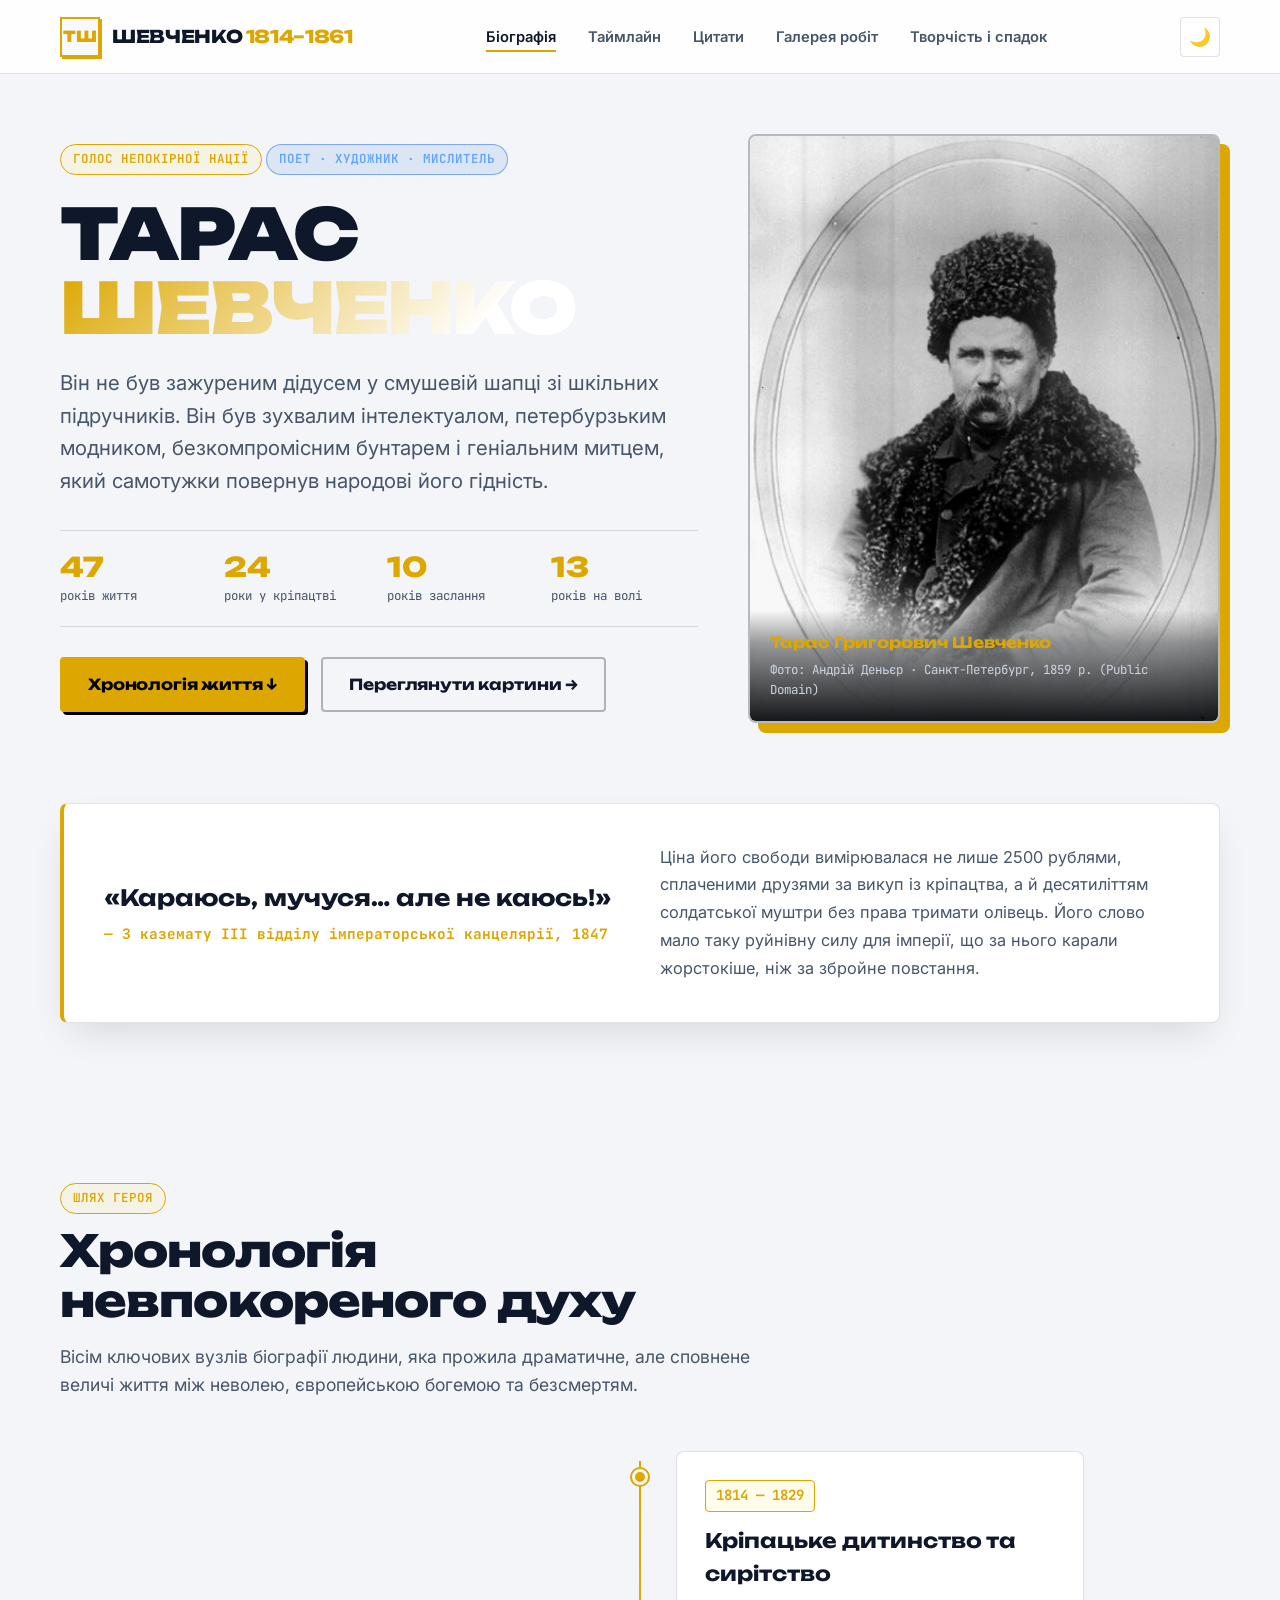
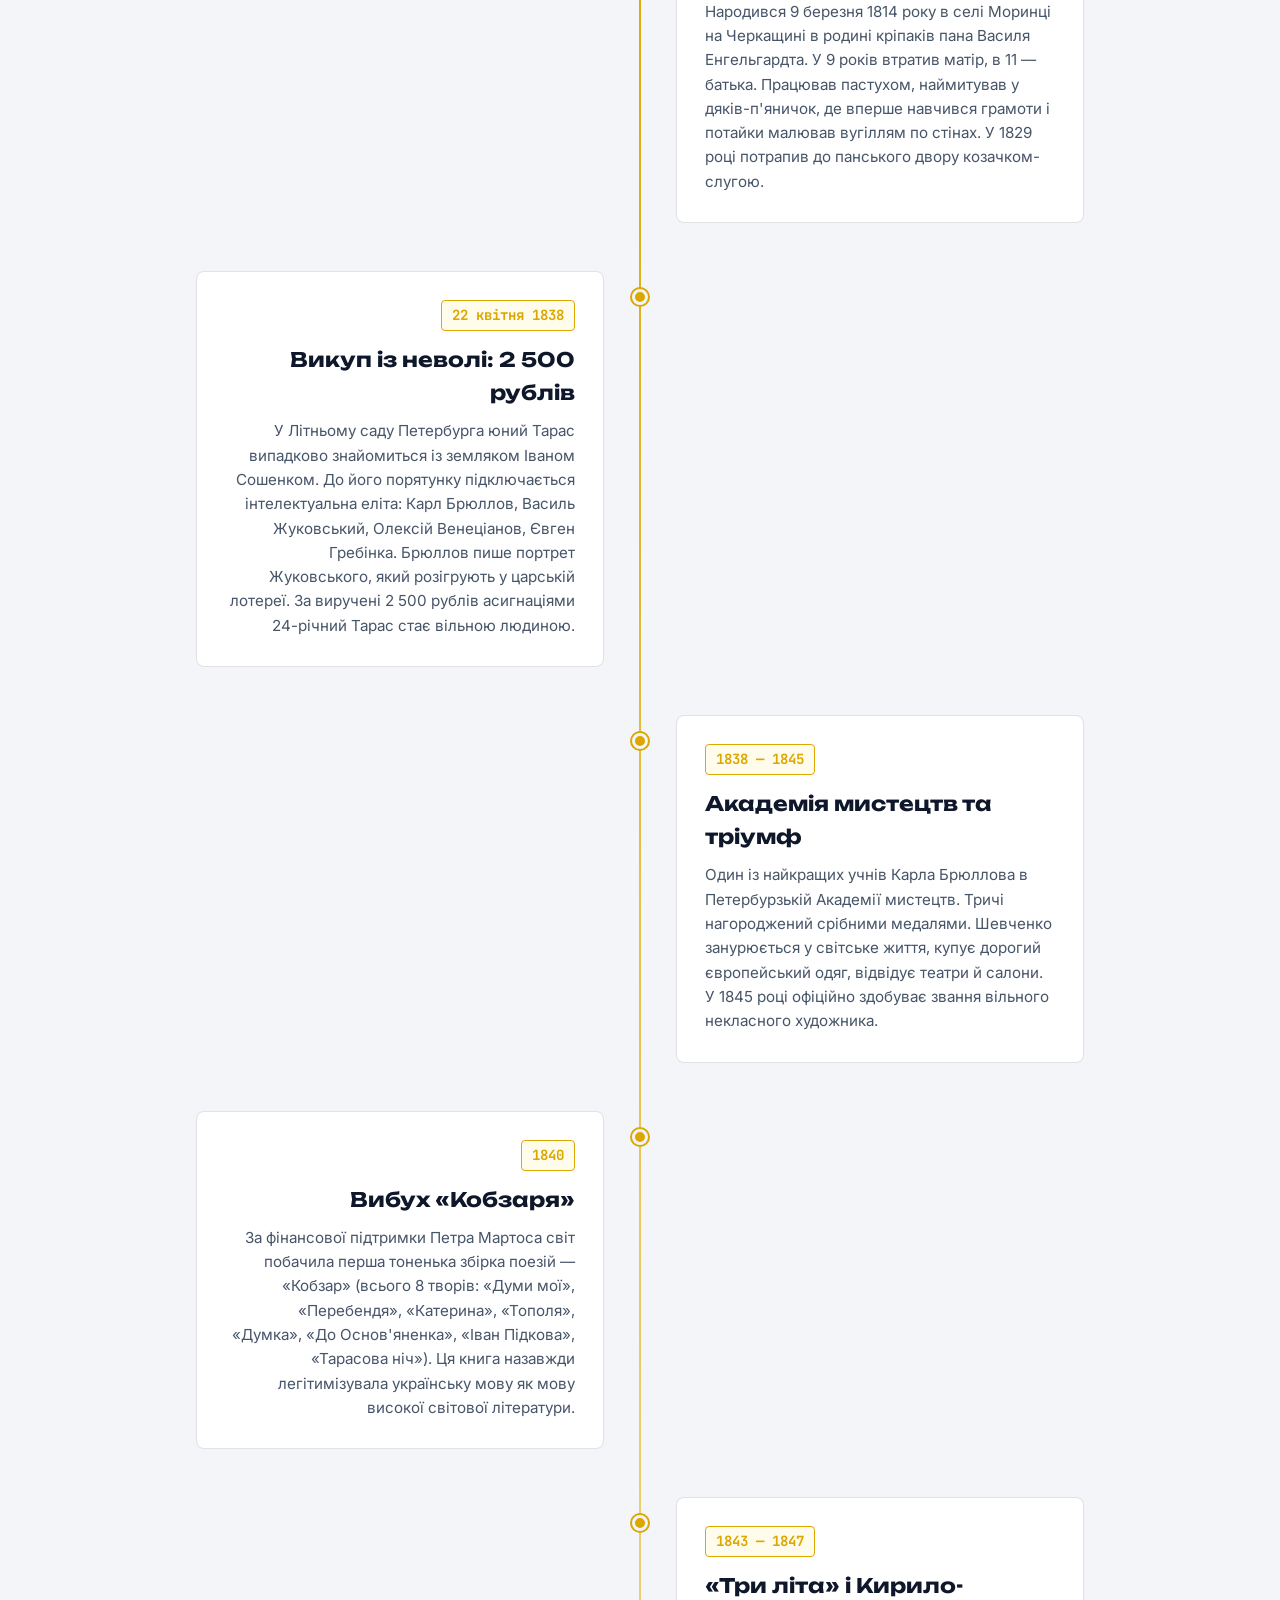
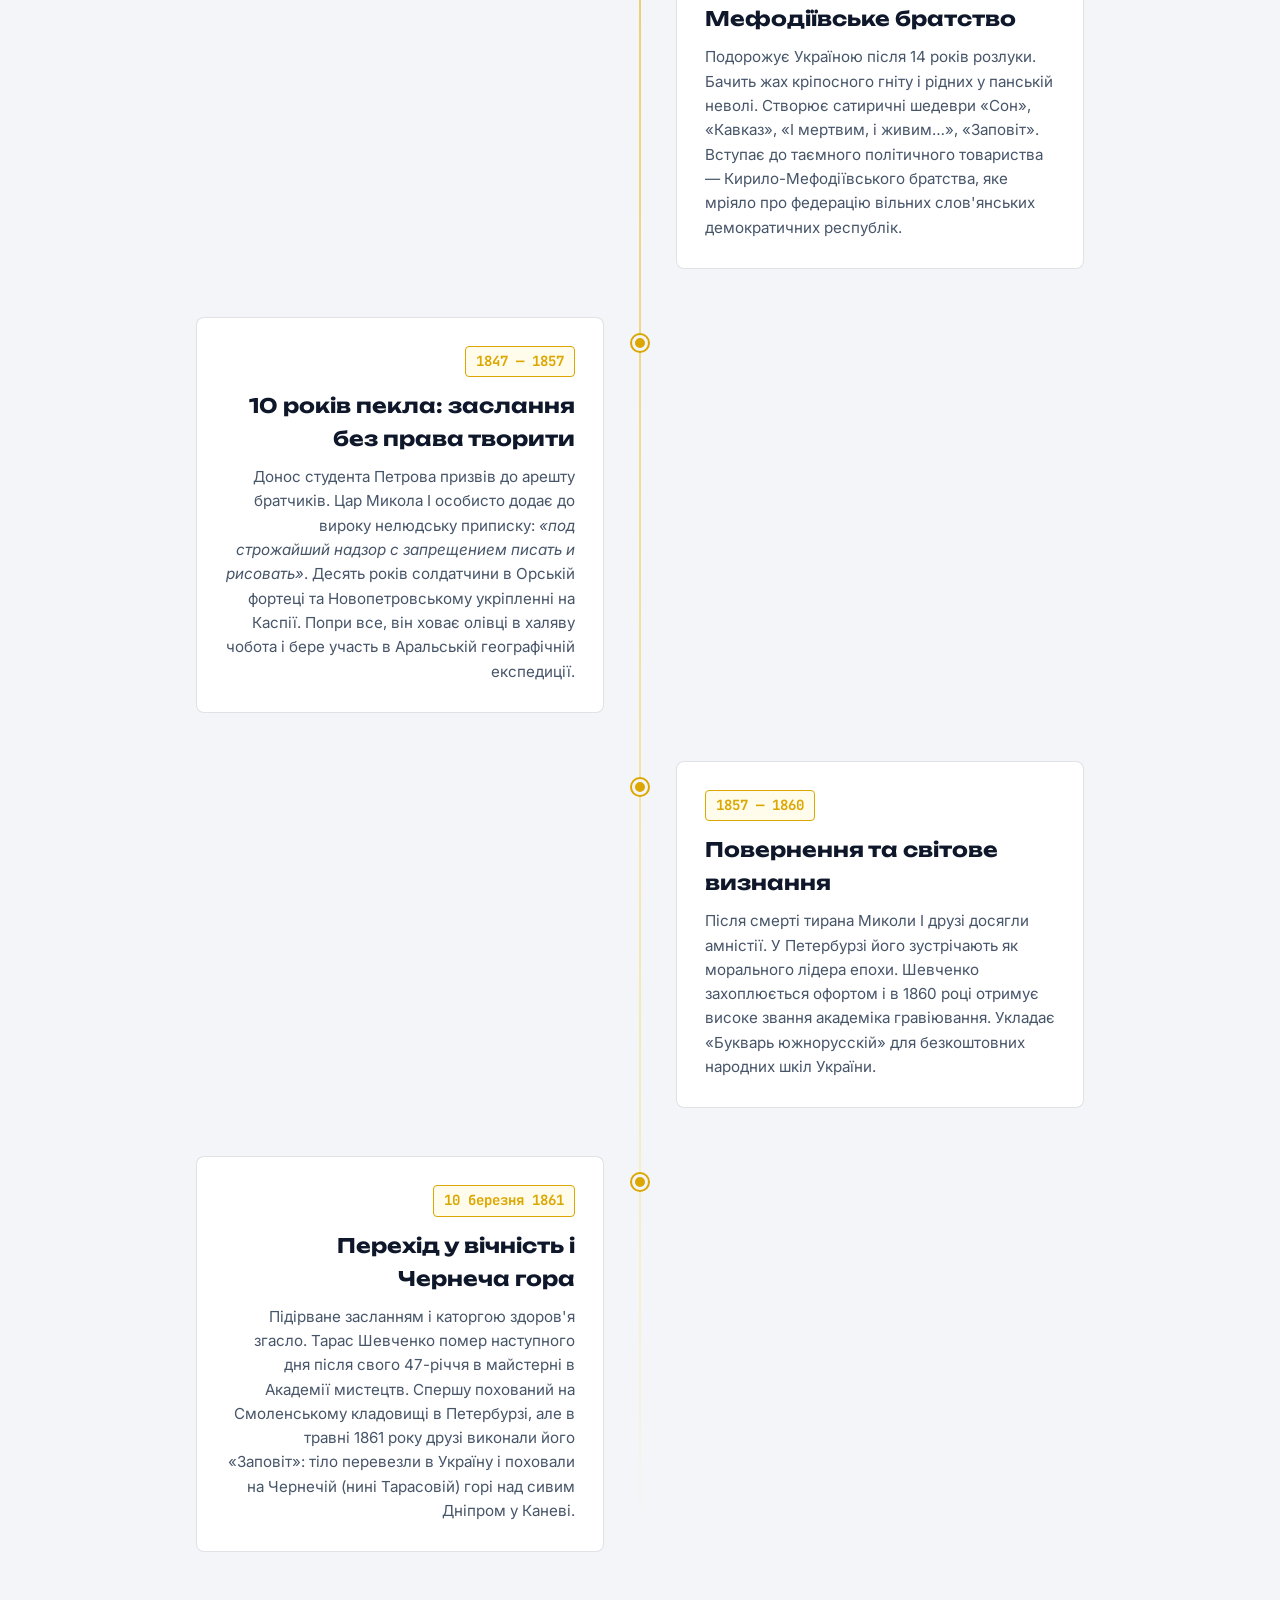
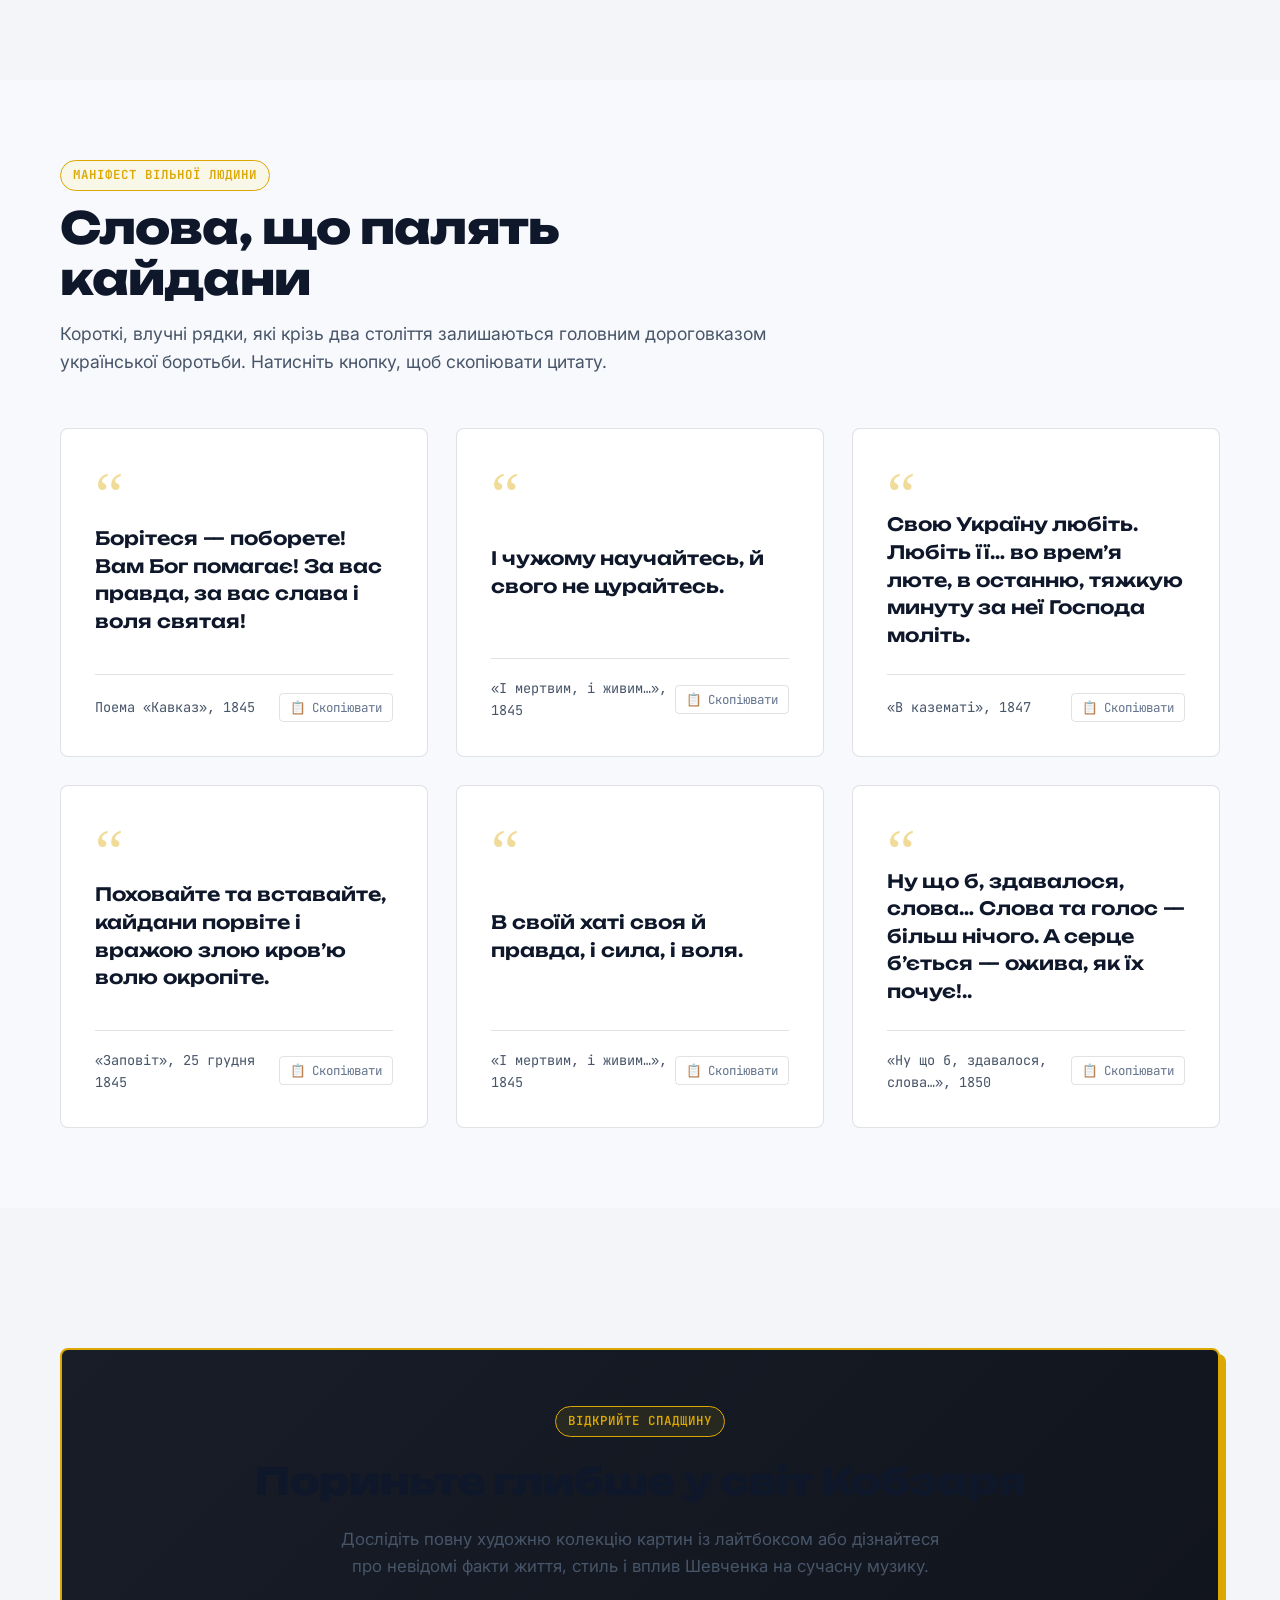
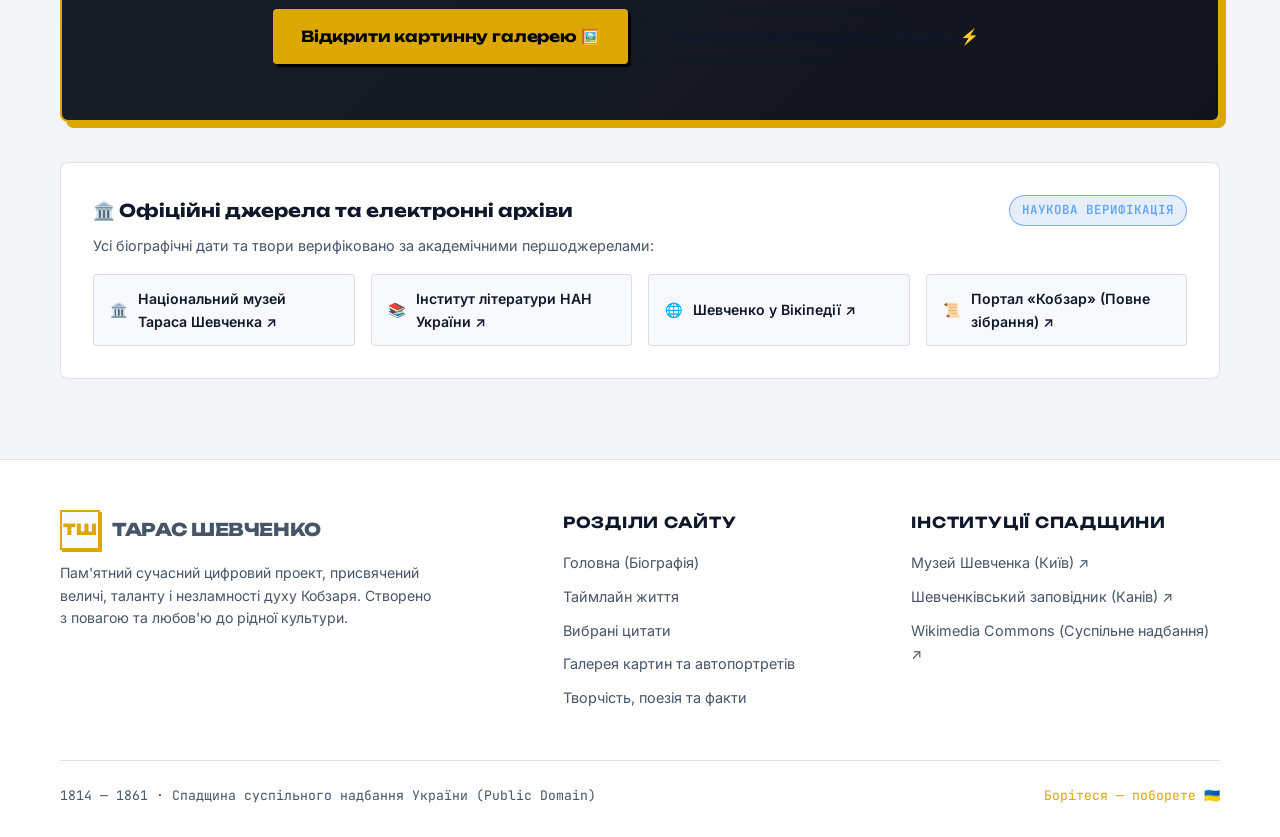
<file: index.html>
<!DOCTYPE html>
<html lang="uk" data-theme="dark">
<head>
  <meta charset="UTF-8">
  <meta name="viewport" content="width=device-width, initial-scale=1.0">
  <title>Тарас Шевченко (1814–1861) | Біографія, Таймлайн, Голос Волі</title>
  <meta name="description" content="Сучасна інтерактивна біографія Тараса Шевченка: бунтівний дух, шлях від кріпака до академіка, хронологія життя, цитати та культурний код української свободи.">
  
  <!-- Open Graph / Meta -->
  <meta property="og:type" content="website">
  <meta property="og:title" content="Тарас Шевченко (1814–1861) — Бунтівний дух та голос нації">
  <meta property="og:description" content="Не бронзовий ідол, а жива людина. Інтерактивний таймлайн життя, цитати та галерея шедеврів.">
  <meta property="og:image" content="images/portrait-1859.jpg">

  <!-- Typography: Google Fonts (Unbounded & Inter) -->
  <link rel="preconnect" href="https://fonts.googleapis.com">
  <link rel="preconnect" href="https://fonts.gstatic.com" crossorigin>
  <link href="https://fonts.googleapis.com/css2?family=Inter:wght@300;400;500;600;700&family=Unbounded:wght@400;600;700;800;900&family=JetBrains+Mono:wght@500;700&display=swap" rel="stylesheet">

  <!-- Stylesheet -->
  <link rel="stylesheet" href="css/style.css">
</head>
<body>
  <a href="#main-content" class="skip-link">Перейти до основного вмісту</a>

  <!-- Header Navigation -->
  <header class="site-header">
    <div class="container header-inner">
      <a href="index.html" class="brand-logo" aria-label="Тарас Шевченко Головна">
        <span class="brand-monogram">ТШ</span>
        <span>ШЕВЧЕНКО <span class="text-accent">1814–1861</span></span>
      </a>

      <nav aria-label="Головна навігація">
        <ul class="nav-links">
          <li><a href="index.html" class="nav-link active">Біографія</a></li>
          <li><a href="#timeline" class="nav-link">Таймлайн</a></li>
          <li><a href="#quotes" class="nav-link">Цитати</a></li>
          <li><a href="gallery.html" class="nav-link">Галерея робіт</a></li>
          <li><a href="works.html" class="nav-link">Творчість і спадок</a></li>
        </ul>
      </nav>

      <div class="header-actions">
        <button id="theme-toggle" class="theme-toggle-btn" aria-label="Перемкнути тему" title="Змінити тему оформлення">
          ☀️
        </button>
        <button class="mobile-menu-toggle" aria-label="Відкрити меню навігації" aria-expanded="false">
          <span></span>
          <span></span>
          <span></span>
        </button>
      </div>
    </div>
  </header>

  <main id="main-content">
    <!-- Hero Section -->
    <section class="hero-section">
      <div class="container hero-grid">
        <div class="hero-content reveal">
          <div class="badge-group">
            <span class="badge">Голос непокірної нації</span>
            <span class="badge badge-blue">Поет · Художник · Мислитель</span>
          </div>

          <h1 class="hero-title">
            ТАРАС <br>
            <span class="text-gradient">ШЕВЧЕНКО</span>
          </h1>

          <p class="hero-subtitle">
            Він не був зажуреним дідусем у смушевій шапці зі шкільних підручників. Він був зухвалим інтелектуалом, петербурзьким модником, безкомпромісним бунтарем і геніальним митцем, який самотужки повернув народові його гідність.
          </p>

          <div class="hero-stats">
            <div class="stat-item">
              <span class="stat-number">47</span>
              <span class="stat-label">років життя</span>
            </div>
            <div class="stat-item">
              <span class="stat-number">24</span>
              <span class="stat-label">роки у кріпацтві</span>
            </div>
            <div class="stat-item">
              <span class="stat-number">10</span>
              <span class="stat-label">років заслання</span>
            </div>
            <div class="stat-item">
              <span class="stat-number">13</span>
              <span class="stat-label">років на волі</span>
            </div>
          </div>

          <div class="hero-actions">
            <a href="#timeline" class="btn btn-primary">Хронологія життя ↓</a>
            <a href="gallery.html" class="btn btn-outline">Переглянути картини →</a>
          </div>
        </div>

        <div class="hero-portrait-card reveal">
          <div class="portrait-frame">
            <img 
              src="images/portrait-1859.jpg" 
              alt="Світлина Тараса Шевченка у смушевій шапці та кожусі, травень 1859 року" 
              class="portrait-img"
              width="600"
              height="750"
            >
            <div class="portrait-caption">
              <span class="portrait-caption-title">Тарас Григорович Шевченко</span>
              <span class="portrait-caption-meta">Фото: Андрій Деньєр · Санкт-Петербург, 1859 р. (Public Domain)</span>
            </div>
          </div>
        </div>
      </div>
    </section>

    <!-- Manifesto / Intro Callout -->
    <section class="section" style="padding-top: 0;">
      <div class="container">
        <div class="manifesto-box reveal">
          <div class="manifesto-quote">
            «Караюсь, мучуся… але не каюсь!»
            <div style="font-size: 0.9rem; font-family: var(--font-mono); color: var(--accent-yellow); margin-top: 10px;">
              — З каземату III відділу імператорської канцелярії, 1847
            </div>
          </div>
          <div class="manifesto-text">
            Ціна його свободи вимірювалася не лише 2500 рублями, сплаченими друзями за викуп із кріпацтва, а й десятиліттям солдатської муштри без права тримати олівець. Його слово мало таку руйнівну силу для імперії, що за нього карали жорстокіше, ніж за збройне повстання.
          </div>
        </div>
      </div>
    </section>

    <!-- Timeline Section -->
    <section id="timeline" class="section">
      <div class="container">
        <div class="section-title-wrap reveal">
          <span class="badge">Шлях героя</span>
          <h2 class="section-title">Хронологія невпокореного духу</h2>
          <p class="section-lead">
            Вісім ключових вузлів біографії людини, яка прожила драматичне, але сповнене величі життя між неволею, європейською богемою та безсмертям.
          </p>
        </div>

        <div class="timeline-container">
          <div class="timeline-line" aria-hidden="true"></div>

          <!-- 1. 1814 -->
          <article class="timeline-item reveal">
            <div class="timeline-dot" aria-hidden="true"></div>
            <div class="timeline-card">
              <span class="timeline-year">1814 — 1829</span>
              <h3 class="timeline-heading">Кріпацьке дитинство та сирітство</h3>
              <p class="timeline-desc">
                Народився 9 березня 1814 року в селі Моринці на Черкащині в родині кріпаків пана Василя Енгельгардта. У 9 років втратив матір, в 11 — батька. Працював пастухом, наймитував у дяків-п'яничок, де вперше навчився грамоти і потайки малював вугіллям по стінах. У 1829 році потрапив до панського двору козачком-слугою.
              </p>
            </div>
          </article>

          <!-- 2. 1838 -->
          <article class="timeline-item reveal">
            <div class="timeline-dot" aria-hidden="true"></div>
            <div class="timeline-card">
              <span class="timeline-year">22 квітня 1838</span>
              <h3 class="timeline-heading">Викуп із неволі: 2 500 рублів</h3>
              <p class="timeline-desc">
                У Літньому саду Петербурга юний Тарас випадково знайомиться із земляком Іваном Сошенком. До його порятунку підключається інтелектуальна еліта: Карл Брюллов, Василь Жуковський, Олексій Венеціанов, Євген Гребінка. Брюллов пише портрет Жуковського, який розігрують у царській лотереї. За виручені 2 500 рублів асигнаціями 24-річний Тарас стає вільною людиною.
              </p>
            </div>
          </article>

          <!-- 3. 1838 - 1845 -->
          <article class="timeline-item reveal">
            <div class="timeline-dot" aria-hidden="true"></div>
            <div class="timeline-card">
              <span class="timeline-year">1838 — 1845</span>
              <h3 class="timeline-heading">Академія мистецтв та тріумф</h3>
              <p class="timeline-desc">
                Один із найкращих учнів Карла Брюллова в Петербурзькій Академії мистецтв. Тричі нагороджений срібними медалями. Шевченко занурюється у світське життя, купує дорогий європейський одяг, відвідує театри й салони. У 1845 році офіційно здобуває звання вільного некласного художника.
              </p>
            </div>
          </article>

          <!-- 4. 1840 -->
          <article class="timeline-item reveal">
            <div class="timeline-dot" aria-hidden="true"></div>
            <div class="timeline-card">
              <span class="timeline-year">1840</span>
              <h3 class="timeline-heading">Вибух «Кобзаря»</h3>
              <p class="timeline-desc">
                За фінансової підтримки Петра Мартоса світ побачила перша тоненька збірка поезій — «Кобзар» (всього 8 творів: «Думи мої», «Перебендя», «Катерина», «Тополя», «Думка», «До Основ'яненка», «Іван Підкова», «Тарасова ніч»). Ця книга назавжди легітимізувала українську мову як мову високої світової літератури.
              </p>
            </div>
          </article>

          <!-- 5. 1843 - 1847 -->
          <article class="timeline-item reveal">
            <div class="timeline-dot" aria-hidden="true"></div>
            <div class="timeline-card">
              <span class="timeline-year">1843 — 1847</span>
              <h3 class="timeline-heading">«Три літа» і Кирило-Мефодіївське братство</h3>
              <p class="timeline-desc">
                Подорожує Україною після 14 років розлуки. Бачить жах кріпосного гніту і рідних у панській неволі. Створює сатиричні шедеври «Сон», «Кавказ», «І мертвим, і живим…», «Заповіт». Вступає до таємного політичного товариства — Кирило-Мефодіївського братства, яке мріяло про федерацію вільних слов'янських демократичних республік.
              </p>
            </div>
          </article>

          <!-- 6. 1847 - 1857 -->
          <article class="timeline-item reveal">
            <div class="timeline-dot" aria-hidden="true"></div>
            <div class="timeline-card">
              <span class="timeline-year">1847 — 1857</span>
              <h3 class="timeline-heading">10 років пекла: заслання без права творити</h3>
              <p class="timeline-desc">
                Донос студента Петрова призвів до арешту братчиків. Цар Микола I особисто додає до вироку нелюдську приписку: <em>«под строжайший надзор с запрещением писать и рисовать»</em>. Десять років солдатчини в Орській фортеці та Новопетровському укріпленні на Каспії. Попри все, він ховає олівці в халяву чобота і бере участь в Аральській географічній експедиції.
              </p>
            </div>
          </article>

          <!-- 7. 1857 - 1860 -->
          <article class="timeline-item reveal">
            <div class="timeline-dot" aria-hidden="true"></div>
            <div class="timeline-card">
              <span class="timeline-year">1857 — 1860</span>
              <h3 class="timeline-heading">Повернення та світове визнання</h3>
              <p class="timeline-desc">
                Після смерті тирана Миколи I друзі досягли амністії. У Петербурзі його зустрічають як морального лідера епохи. Шевченко захоплюється офортом і в 1860 році отримує високе звання академіка гравіювання. Укладає «Букварь южнорусскій» для безкоштовних народних шкіл України.
              </p>
            </div>
          </article>

          <!-- 8. 1861 -->
          <article class="timeline-item reveal">
            <div class="timeline-dot" aria-hidden="true"></div>
            <div class="timeline-card">
              <span class="timeline-year">10 березня 1861</span>
              <h3 class="timeline-heading">Перехід у вічність і Чернеча гора</h3>
              <p class="timeline-desc">
                Підірване засланням і каторгою здоров'я згасло. Тарас Шевченко помер наступного дня після свого 47-річчя в майстерні в Академії мистецтв. Спершу похований на Смоленському кладовищі в Петербурзі, але в травні 1861 року друзі виконали його «Заповіт»: тіло перевезли в Україну і поховали на Чернечій (нині Тарасовій) горі над сивим Дніпром у Каневі.
              </p>
            </div>
          </article>
        </div>
      </div>
    </section>

    <!-- Quotes Section -->
    <section id="quotes" class="section" style="background: var(--bg-surface-elevated);">
      <div class="container">
        <div class="section-title-wrap reveal">
          <span class="badge">Маніфест вільної людини</span>
          <h2 class="section-title">Слова, що палять кайдани</h2>
          <p class="section-lead">
            Короткі, влучні рядки, які крізь два століття залишаються головним дороговказом української боротьби. Натисніть кнопку, щоб скопіювати цитату.
          </p>
        </div>

        <div class="quotes-grid">
          <div class="quote-card reveal">
            <div class="quote-glyph" aria-hidden="true">“</div>
            <p class="quote-text">Борітеся — поборете! Вам Бог помагає! За вас правда, за вас слава і воля святая!</p>
            <div class="quote-footer">
              <span class="quote-source">Поема «Кавказ», 1845</span>
              <button class="quote-copy-btn" title="Скопіювати цитату" aria-label="Скопіювати цитату">
                <span>📋</span> Скопіювати
              </button>
            </div>
          </div>

          <div class="quote-card reveal">
            <div class="quote-glyph" aria-hidden="true">“</div>
            <p class="quote-text">І чужому научайтесь, й свого не цурайтесь.</p>
            <div class="quote-footer">
              <span class="quote-source">«І мертвим, і живим…», 1845</span>
              <button class="quote-copy-btn" title="Скопіювати цитату" aria-label="Скопіювати цитату">
                <span>📋</span> Скопіювати
              </button>
            </div>
          </div>

          <div class="quote-card reveal">
            <div class="quote-glyph" aria-hidden="true">“</div>
            <p class="quote-text">Свою Україну любіть. Любіть її… во врем’я люте, в останню, тяжкую минуту за неї Господа моліть.</p>
            <div class="quote-footer">
              <span class="quote-source">«В казематі», 1847</span>
              <button class="quote-copy-btn" title="Скопіювати цитату" aria-label="Скопіювати цитату">
                <span>📋</span> Скопіювати
              </button>
            </div>
          </div>

          <div class="quote-card reveal">
            <div class="quote-glyph" aria-hidden="true">“</div>
            <p class="quote-text">Поховайте та вставайте, кайдани порвіте і вражою злою кров’ю волю окропіте.</p>
            <div class="quote-footer">
              <span class="quote-source">«Заповіт», 25 грудня 1845</span>
              <button class="quote-copy-btn" title="Скопіювати цитату" aria-label="Скопіювати цитату">
                <span>📋</span> Скопіювати
              </button>
            </div>
          </div>

          <div class="quote-card reveal">
            <div class="quote-glyph" aria-hidden="true">“</div>
            <p class="quote-text">В своїй хаті своя й правда, і сила, і воля.</p>
            <div class="quote-footer">
              <span class="quote-source">«І мертвим, і живим…», 1845</span>
              <button class="quote-copy-btn" title="Скопіювати цитату" aria-label="Скопіювати цитату">
                <span>📋</span> Скопіювати
              </button>
            </div>
          </div>

          <div class="quote-card reveal">
            <div class="quote-glyph" aria-hidden="true">“</div>
            <p class="quote-text">Ну що б, здавалося, слова… Слова та голос — більш нічого. А серце б’ється — ожива, як їх почує!..</p>
            <div class="quote-footer">
              <span class="quote-source">«Ну що б, здавалося, слова…», 1850</span>
              <button class="quote-copy-btn" title="Скопіювати цитату" aria-label="Скопіювати цитату">
                <span>📋</span> Скопіювати
              </button>
            </div>
          </div>
        </div>
      </div>
    </section>

    <!-- Visual Links Call-to-action Banner -->
    <section class="section">
      <div class="container">
        <div class="cta-banner reveal">
          <span class="badge" style="margin-bottom: 14px;">Відкрийте спадщину</span>
          <h3>Пориньте глибше у світ Кобзаря</h3>
          <p>
            Дослідіть повну художню колекцію картин із лайтбоксом або дізнайтеся про невідомі факти життя, стиль і вплив Шевченка на сучасну музику.
          </p>
          <div style="display: flex; justify-content: center; gap: 16px; flex-wrap: wrap;">
            <a href="gallery.html" class="btn btn-primary">Відкрити картинну галерею 🖼️</a>
            <a href="works.html" class="btn btn-outline">Читати про творчість і факти ⚡</a>
          </div>
        </div>

        <!-- Academic & Museum Sources -->
        <div class="sources-card reveal">
          <div style="display: flex; align-items: center; justify-content: space-between; flex-wrap: wrap; gap: 10px;">
            <h4 style="font-family: var(--font-heading); font-size: 1.1rem; font-weight: 700;">
              🏛️ Офіційні джерела та електронні архіви
            </h4>
            <span class="badge badge-blue">Наукова верифікація</span>
          </div>
          <p style="font-size: 0.9rem; color: var(--text-secondary); margin-top: 8px;">
            Усі біографічні дати та твори верифіковано за академічними першоджерелами:
          </p>
          <div class="sources-list">
            <a href="https://museumshevchenko.org.ua/" target="_blank" rel="noopener noreferrer" class="source-item">
              <span>🏛️</span> Національний музей Тараса Шевченка ↗
            </a>
            <a href="http://www.ilnan.gov.ua/" target="_blank" rel="noopener noreferrer" class="source-item">
              <span>📚</span> Інститут літератури НАН України ↗
            </a>
            <a href="https://uk.wikipedia.org/wiki/Шевченко_Тарас_Григорович" target="_blank" rel="noopener noreferrer" class="source-item">
              <span>🌐</span> Шевченко у Вікіпедії ↗
            </a>
            <a href="https://kobzar.ua/" target="_blank" rel="noopener noreferrer" class="source-item">
              <span>📜</span> Портал «Кобзар» (Повне зібрання) ↗
            </a>
          </div>
        </div>
      </div>
    </section>
  </main>

  <!-- Footer -->
  <footer class="site-footer">
    <div class="container">
      <div class="footer-top">
        <div class="footer-brand">
          <div class="brand-logo">
            <span class="brand-monogram">ТШ</span>
            <span>ТАРАС ШЕВЧЕНКО</span>
          </div>
          <p>
            Пам'ятний сучасний цифровий проект, присвячений величі, таланту і незламності духу Кобзаря. Створено з повагою та любов'ю до рідної культури.
          </p>
        </div>

        <div class="footer-col">
          <h5>Розділи сайту</h5>
          <ul class="footer-links">
            <li><a href="index.html">Головна (Біографія)</a></li>
            <li><a href="#timeline">Таймлайн життя</a></li>
            <li><a href="#quotes">Вибрані цитати</a></li>
            <li><a href="gallery.html">Галерея картин та автопортретів</a></li>
            <li><a href="works.html">Творчість, поезія та факти</a></li>
          </ul>
        </div>

        <div class="footer-col">
          <h5>Інституції спадщини</h5>
          <ul class="footer-links">
            <li><a href="https://museumshevchenko.org.ua/" target="_blank" rel="noopener noreferrer">Музей Шевченка (Київ) ↗</a></li>
            <li><a href="https://kaniv-museum.at.ua/" target="_blank" rel="noopener noreferrer">Шевченківський заповідник (Канів) ↗</a></li>
            <li><a href="https://commons.wikimedia.org/wiki/Category:Taras_Shevchenko" target="_blank" rel="noopener noreferrer">Wikimedia Commons (Суспільне надбання) ↗</a></li>
          </ul>
        </div>
      </div>

      <div class="footer-bottom">
        <div>1814 — 1861 · Спадщина суспільного надбання України (Public Domain)</div>
        <div style="color: var(--accent-yellow);">Борітеся — поборете 🇺🇦</div>
      </div>
    </div>
  </footer>

  <!-- Floating Back to Top Button -->
  <button class="back-to-top" aria-label="Повернутися нагору" title="Нагору">
    ↑
  </button>

  <!-- Toast Notification Container -->
  <div id="toast-notice" class="toast-notice" role="status" aria-live="polite"></div>

  <!-- JavaScript -->
  <script src="js/main.js"></script>
</body>
</html>
</file>
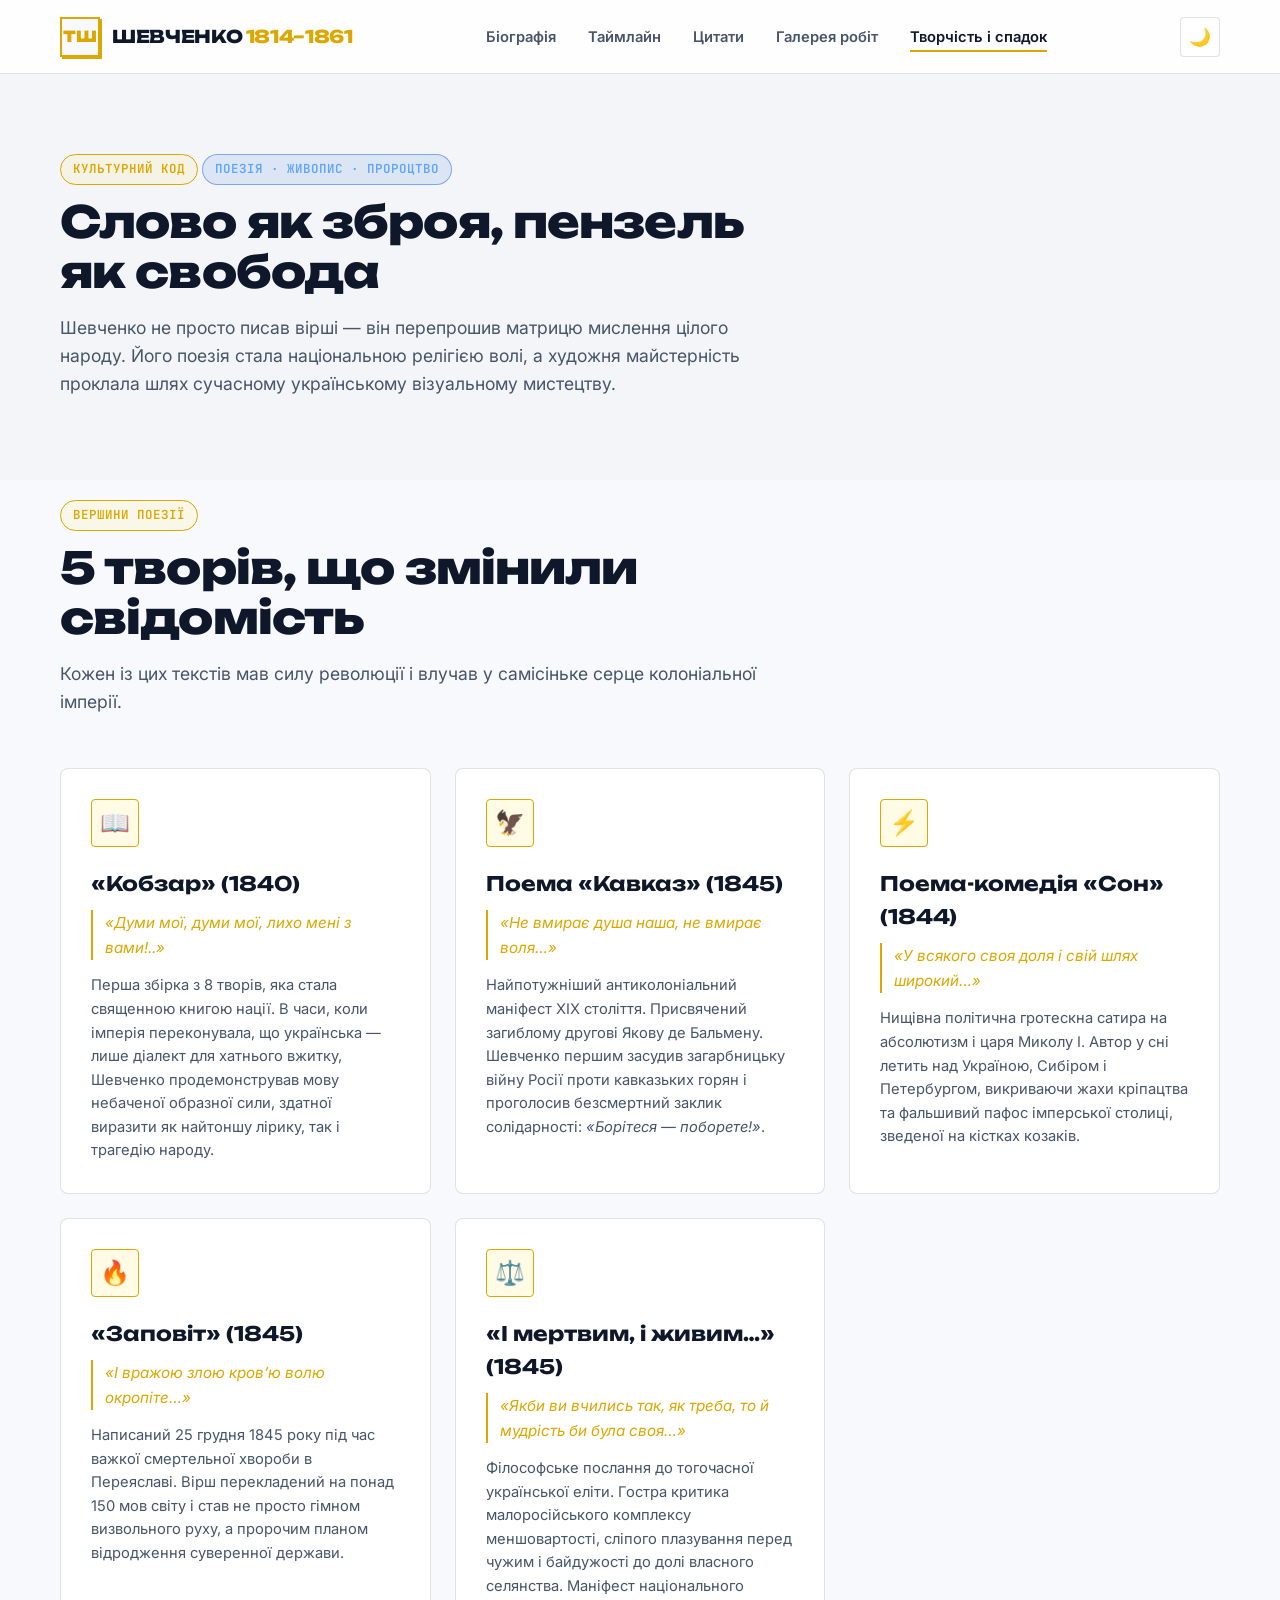
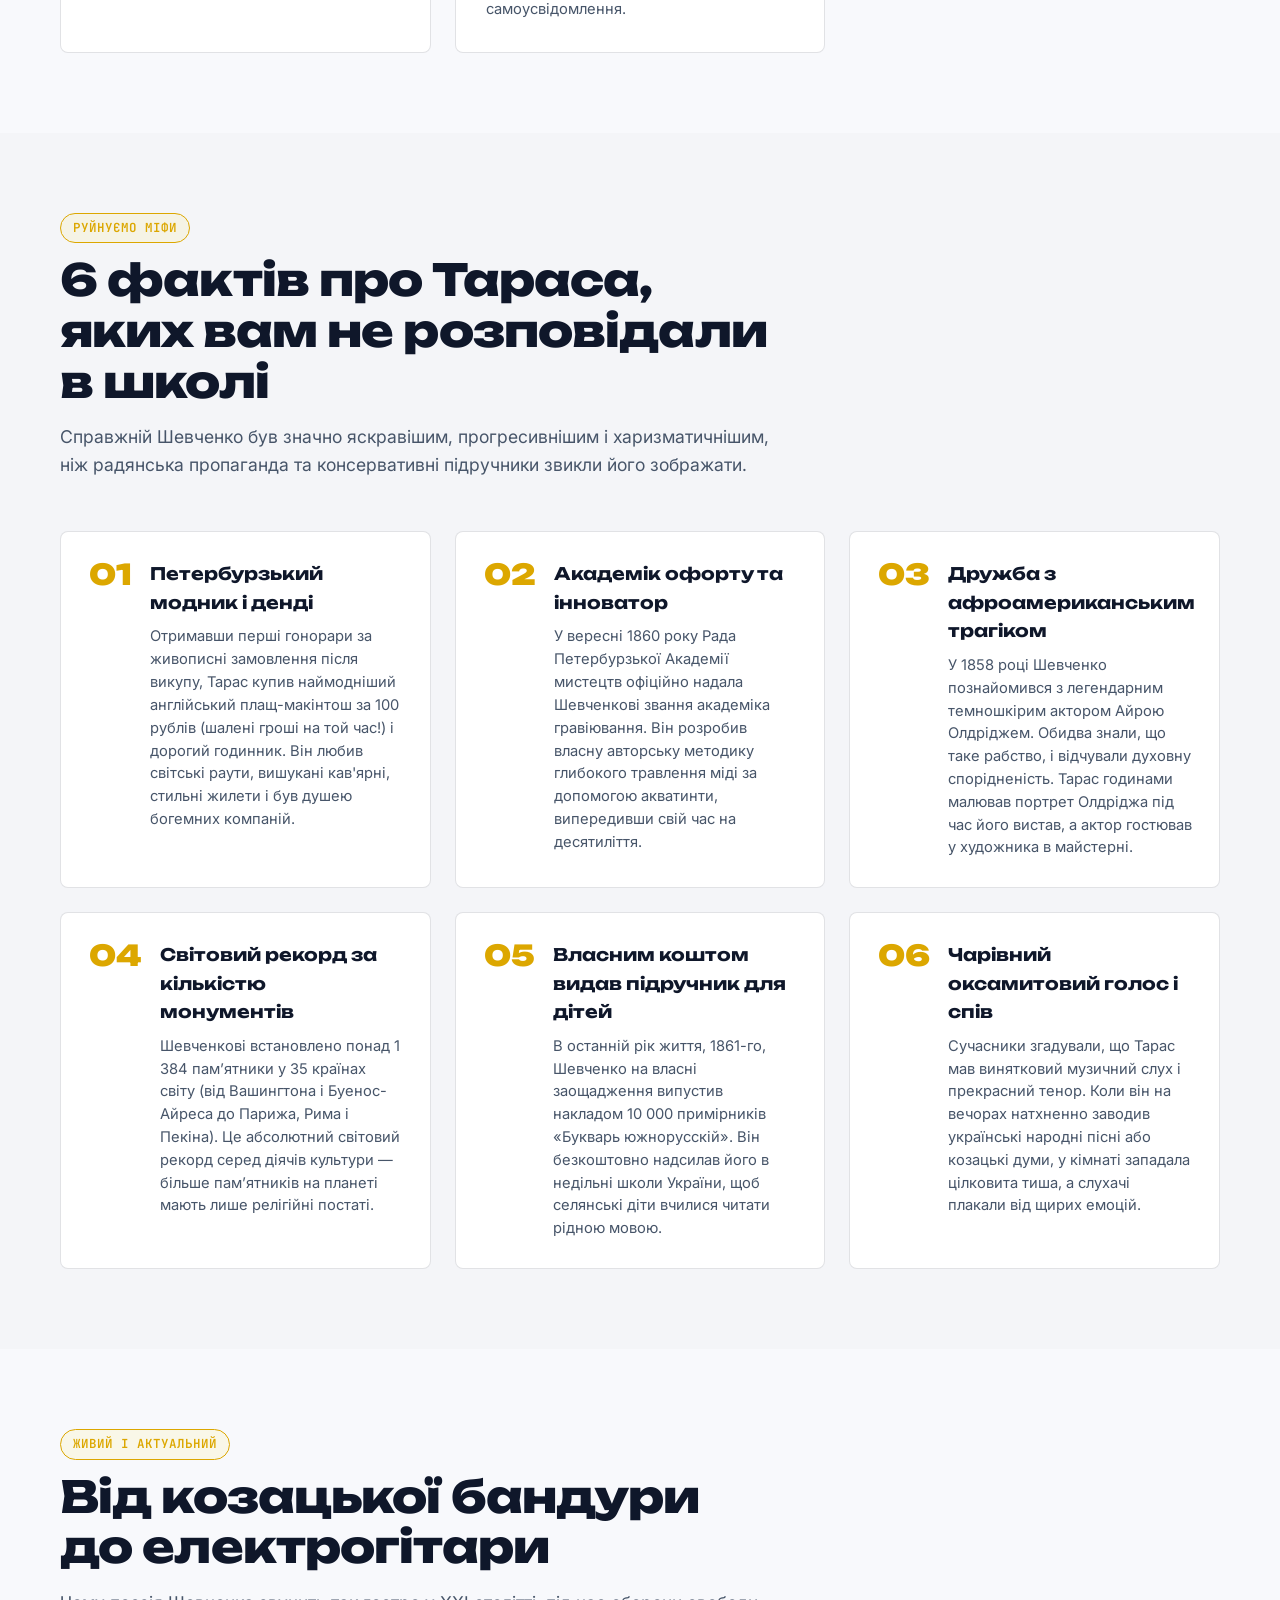
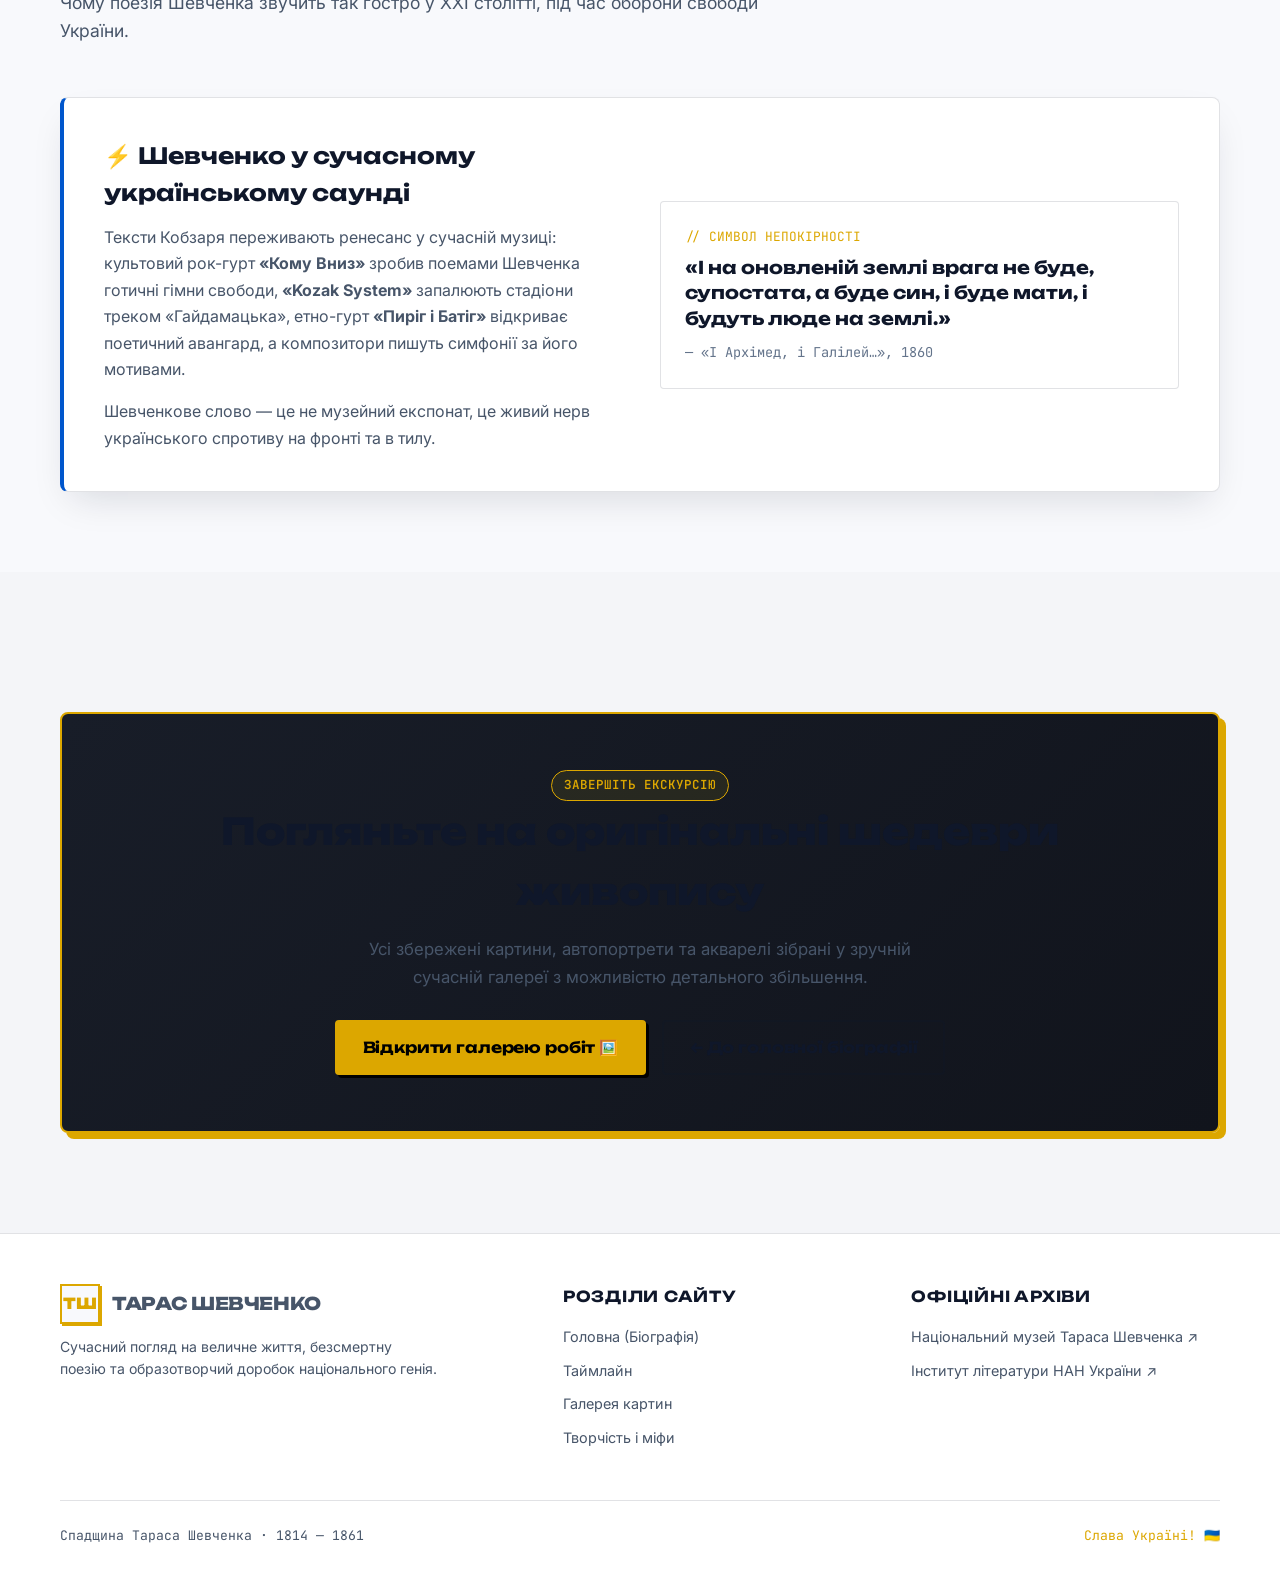
<file: works.html>
<!DOCTYPE html>
<html lang="uk" data-theme="dark">
<head>
  <meta charset="UTF-8">
  <meta name="viewport" content="width=device-width, initial-scale=1.0">
  <title>Творчість та спадок | Тарас Шевченко (1814–1861)</title>
  <meta name="description" content="Літературний доробок та художня спадщина Тараса Шевченка: аналіз ключових творів, руйнування міфів, цікаві факти та вплив Кобзаря на сучасну культуру.">
  
  <!-- Open Graph / Meta -->
  <meta property="og:type" content="website">
  <meta property="og:title" content="Творчість і спадок Тараса Шевченка — Культурний код">
  <meta property="og:description" content="Ключові поеми, живописні інновації, 6 невідомих фактів та відгомін Шевченка у сучасній музиці та опорі.">
  <meta property="og:image" content="images/kobzar-1840.jpg">

  <!-- Typography -->
  <link rel="preconnect" href="https://fonts.googleapis.com">
  <link rel="preconnect" href="https://fonts.gstatic.com" crossorigin>
  <link href="https://fonts.googleapis.com/css2?family=Inter:wght@300;400;500;600;700&family=Unbounded:wght@400;600;700;800;900&family=JetBrains+Mono:wght@500;700&display=swap" rel="stylesheet">

  <link rel="stylesheet" href="css/style.css">
</head>
<body>
  <a href="#main-content" class="skip-link">Перейти до основного вмісту</a>

  <!-- Header Navigation -->
  <header class="site-header">
    <div class="container header-inner">
      <a href="index.html" class="brand-logo" aria-label="Тарас Шевченко Головна">
        <span class="brand-monogram">ТШ</span>
        <span>ШЕВЧЕНКО <span class="text-accent">1814–1861</span></span>
      </a>

      <nav aria-label="Головна навігація">
        <ul class="nav-links">
          <li><a href="index.html" class="nav-link">Біографія</a></li>
          <li><a href="index.html#timeline" class="nav-link">Таймлайн</a></li>
          <li><a href="index.html#quotes" class="nav-link">Цитати</a></li>
          <li><a href="gallery.html" class="nav-link">Галерея робіт</a></li>
          <li><a href="works.html" class="nav-link active">Творчість і спадок</a></li>
        </ul>
      </nav>

      <div class="header-actions">
        <button id="theme-toggle" class="theme-toggle-btn" aria-label="Перемкнути тему" title="Змінити тему оформлення">
          ☀️
        </button>
        <button class="mobile-menu-toggle" aria-label="Відкрити меню навігації" aria-expanded="false">
          <span></span>
          <span></span>
          <span></span>
        </button>
      </div>
    </div>
  </header>

  <main id="main-content">
    <!-- Hero Banner -->
    <section class="section" style="padding-bottom: 30px;">
      <div class="container">
        <div class="section-title-wrap reveal">
          <div class="badge-group" style="margin-bottom: 12px;">
            <span class="badge">Культурний код</span>
            <span class="badge badge-blue">Поезія · Живопис · Пророцтво</span>
          </div>
          <h1 class="section-title">Слово як зброя, пензель як свобода</h1>
          <p class="section-lead">
            Шевченко не просто писав вірші — він перепрошив матрицю мислення цілого народу. Його поезія стала національною релігією волі, а художня майстерність проклала шлях сучасному українському візуальному мистецтву.
          </p>
        </div>
      </div>
    </section>

    <!-- Key Literary Masterpieces -->
    <section class="section" style="padding-top: 20px; background: var(--bg-surface-elevated);">
      <div class="container">
        <div class="section-title-wrap reveal">
          <span class="badge">Вершини поезії</span>
          <h2 class="section-title">5 творів, що змінили свідомість</h2>
          <p class="section-lead">
            Кожен із цих текстів мав силу революції і влучав у самісіньке серце колоніальної імперії.
          </p>
        </div>

        <div class="works-section-grid">
          <!-- Work 1: Кобзар -->
          <article class="work-feature-card reveal">
            <div class="work-icon" aria-hidden="true">📖</div>
            <h3 class="work-title">«Кобзар» (1840)</h3>
            <p class="work-quote-snip">«Думи мої, думи мої, лихо мені з вами!..»</p>
            <p class="work-desc">
              Перша збірка з 8 творів, яка стала священною книгою нації. В часи, коли імперія переконувала, що українська — лише діалект для хатнього вжитку, Шевченко продемонстрував мову небаченої образної сили, здатної виразити як найтоншу лірику, так і трагедію народу.
            </p>
          </article>

          <!-- Work 2: Кавказ -->
          <article class="work-feature-card reveal">
            <div class="work-icon" aria-hidden="true">🦅</div>
            <h3 class="work-title">Поема «Кавказ» (1845)</h3>
            <p class="work-quote-snip">«Не вмирає душа наша, не вмирає воля…»</p>
            <p class="work-desc">
              Найпотужніший антиколоніальний маніфест XIX століття. Присвячений загиблому другові Якову де Бальмену. Шевченко першим засудив загарбницьку війну Росії проти кавказьких горян і проголосив безсмертний заклик солідарності: <em>«Борітеся — поборете!»</em>.
            </p>
          </article>

          <!-- Work 3: Сон -->
          <article class="work-feature-card reveal">
            <div class="work-icon" aria-hidden="true">⚡</div>
            <h3 class="work-title">Поема-комедія «Сон» (1844)</h3>
            <p class="work-quote-snip">«У всякого своя доля і свій шлях широкий…»</p>
            <p class="work-desc">
              Нищівна політична гротескна сатира на абсолютизм і царя Миколу I. Автор у сні летить над Україною, Сибіром і Петербургом, викриваючи жахи кріпацтва та фальшивий пафос імперської столиці, зведеної на кістках козаків.
            </p>
          </article>

          <!-- Work 4: Заповіт -->
          <article class="work-feature-card reveal">
            <div class="work-icon" aria-hidden="true">🔥</div>
            <h3 class="work-title">«Заповіт» (1845)</h3>
            <p class="work-quote-snip">«І вражою злою кров’ю волю окропіте…»</p>
            <p class="work-desc">
              Написаний 25 грудня 1845 року під час важкої смертельної хвороби в Переяславі. Вірш перекладений на понад 150 мов світу і став не просто гімном визвольного руху, а пророчим планом відродження суверенної держави.
            </p>
          </article>

          <!-- Work 5: І мертвим, і живим... -->
          <article class="work-feature-card reveal">
            <div class="work-icon" aria-hidden="true">⚖️</div>
            <h3 class="work-title">«І мертвим, і живим…» (1845)</h3>
            <p class="work-quote-snip">«Якби ви вчились так, як треба, то й мудрість би була своя…»</p>
            <p class="work-desc">
              Філософське послання до тогочасної української еліти. Гостра критика малоросійського комплексу меншовартості, сліпого плазування перед чужим і байдужості до долі власного селянства. Маніфест національного самоусвідомлення.
            </p>
          </article>
        </div>
      </div>
    </section>

    <!-- Unknown Facts: Busting Stereotypes -->
    <section class="section">
      <div class="container">
        <div class="section-title-wrap reveal">
          <span class="badge">Руйнуємо міфи</span>
          <h2 class="section-title">6 фактів про Тараса, яких вам не розповідали в школі</h2>
          <p class="section-lead">
            Справжній Шевченко був значно яскравішим, прогресивнішим і харизматичнішим, ніж радянська пропаганда та консервативні підручники звикли його зображати.
          </p>
        </div>

        <div class="facts-grid">
          <!-- Fact 1 -->
          <div class="fact-card reveal">
            <span class="fact-number">01</span>
            <div class="fact-content">
              <h4>Петербурзький модник і денді</h4>
              <p>
                Отримавши перші гонорари за живописні замовлення після викупу, Тарас купив наймодніший англійський плащ-макінтош за 100 рублів (шалені гроші на той час!) і дорогий годинник. Він любив світські раути, вишукані кав'ярні, стильні жилети і був душею богемних компаній.
              </p>
            </div>
          </div>

          <!-- Fact 2 -->
          <div class="fact-card reveal">
            <span class="fact-number">02</span>
            <div class="fact-content">
              <h4>Академік офорту та інноватор</h4>
              <p>
                У вересні 1860 року Рада Петербурзької Академії мистецтв офіційно надала Шевченкові звання академіка гравіювання. Він розробив власну авторську методику глибокого травлення міді за допомогою акватинти, випередивши свій час на десятиліття.
              </p>
            </div>
          </div>

          <!-- Fact 3 -->
          <div class="fact-card reveal">
            <span class="fact-number">03</span>
            <div class="fact-content">
              <h4>Дружба з афроамериканським трагіком</h4>
              <p>
                У 1858 році Шевченко познайомився з легендарним темношкірим актором Айрою Олдріджем. Обидва знали, що таке рабство, і відчували духовну спорідненість. Тарас годинами малював портрет Олдріджа під час його вистав, а актор гостював у художника в майстерні.
              </p>
            </div>
          </div>

          <!-- Fact 4 -->
          <div class="fact-card reveal">
            <span class="fact-number">04</span>
            <div class="fact-content">
              <h4>Світовий рекорд за кількістю монументів</h4>
              <p>
                Шевченкові встановлено понад 1 384 пам’ятники у 35 країнах світу (від Вашингтона і Буенос-Айреса до Парижа, Рима і Пекіна). Це абсолютний світовий рекорд серед діячів культури — більше пам’ятників на планеті мають лише релігійні постаті.
              </p>
            </div>
          </div>

          <!-- Fact 5 -->
          <div class="fact-card reveal">
            <span class="fact-number">05</span>
            <div class="fact-content">
              <h4>Власним коштом видав підручник для дітей</h4>
              <p>
                В останній рік життя, 1861-го, Шевченко на власні заощадження випустив накладом 10 000 примірників «Букварь южнорусскій». Він безкоштовно надсилав його в недільні школи України, щоб селянські діти вчилися читати рідною мовою.
              </p>
            </div>
          </div>

          <!-- Fact 6 -->
          <div class="fact-card reveal">
            <span class="fact-number">06</span>
            <div class="fact-content">
              <h4>Чарівний оксамитовий голос і спів</h4>
              <p>
                Сучасники згадували, що Тарас мав винятковий музичний слух і прекрасний тенор. Коли він на вечорах натхненно заводив українські народні пісні або козацькі думи, у кімнаті западала цілковита тиша, а слухачі плакали від щирих емоцій.
              </p>
            </div>
          </div>
        </div>
      </div>
    </section>

    <!-- Shevchenko in Modern Culture & Resistance -->
    <section class="section" style="background: var(--bg-surface-elevated);">
      <div class="container">
        <div class="section-title-wrap reveal">
          <span class="badge">Живий і актуальний</span>
          <h2 class="section-title">Від козацької бандури до електрогітари</h2>
          <p class="section-lead">
            Чому поезія Шевченка звучить так гостро у XXI столітті, під час оборони свободи України.
          </p>
        </div>

        <div class="manifesto-box reveal" style="border-left-color: var(--accent-blue);">
          <div>
            <h3 style="font-family: var(--font-heading); font-size: 1.4rem; font-weight: 700; margin-bottom: 12px; color: var(--text-primary);">
              ⚡ Шевченко у сучасному українському саунді
            </h3>
            <p style="color: var(--text-secondary); line-height: 1.65; margin-bottom: 16px;">
              Тексти Кобзаря переживають ренесанс у сучасній музиці: культовий рок-гурт <strong>«Кому Вниз»</strong> зробив поемами Шевченка готичні гімни свободи, <strong>«Kozak System»</strong> запалюють стадіони треком «Гайдамацька», етно-гурт <strong>«Пиріг і Батіг»</strong> відкриває поетичний авангард, а композитори пишуть симфонії за його мотивами.
            </p>
            <p style="color: var(--text-secondary); line-height: 1.65;">
              Шевченкове слово — це не музейний експонат, це живий нерв українського спротиву на фронті та в тилу.
            </p>
          </div>

          <div style="background: var(--bg-surface); padding: 24px; border: 1px solid var(--border-subtle); border-radius: var(--radius-sm);">
            <div style="font-family: var(--font-mono); font-size: 0.8rem; color: var(--accent-yellow); margin-bottom: 8px;">
              // СИМВОЛ НЕПОКІРНОСТІ
            </div>
            <p style="font-family: var(--font-heading); font-size: 1.1rem; font-weight: 700; line-height: 1.45; color: var(--text-primary);">
              «І на оновленій землі врага не буде, супостата, а буде син, і буде мати, і будуть люде на землі.»
            </p>
            <div style="font-size: 0.85rem; color: var(--text-muted); font-family: var(--font-mono); margin-top: 10px;">
              — «І Архімед, і Галілей…», 1860
            </div>
          </div>
        </div>
      </div>
    </section>

    <!-- Navigation & CTA -->
    <section class="section">
      <div class="container">
        <div class="cta-banner reveal">
          <span class="badge">Завершіть екскурсію</span>
          <h3>Погляньте на оригінальні шедеври живопису</h3>
          <p>
            Усі збережені картини, автопортрети та акварелі зібрані у зручній сучасній галереї з можливістю детального збільшення.
          </p>
          <div style="display: flex; justify-content: center; gap: 16px; flex-wrap: wrap;">
            <a href="gallery.html" class="btn btn-primary">Відкрити галерею робіт 🖼️</a>
            <a href="index.html" class="btn btn-outline">← До головної біографії</a>
          </div>
        </div>
      </div>
    </section>
  </main>

  <!-- Footer -->
  <footer class="site-footer">
    <div class="container">
      <div class="footer-top">
        <div class="footer-brand">
          <div class="brand-logo">
            <span class="brand-monogram">ТШ</span>
            <span>ТАРАС ШЕВЧЕНКО</span>
          </div>
          <p>
            Сучасний погляд на величне життя, безсмертну поезію та образотворчий доробок національного генія.
          </p>
        </div>

        <div class="footer-col">
          <h5>Розділи сайту</h5>
          <ul class="footer-links">
            <li><a href="index.html">Головна (Біографія)</a></li>
            <li><a href="index.html#timeline">Таймлайн</a></li>
            <li><a href="gallery.html">Галерея картин</a></li>
            <li><a href="works.html">Творчість і міфи</a></li>
          </ul>
        </div>

        <div class="footer-col">
          <h5>Офіційні архіви</h5>
          <ul class="footer-links">
            <li><a href="https://museumshevchenko.org.ua/" target="_blank" rel="noopener noreferrer">Національний музей Тараса Шевченка ↗</a></li>
            <li><a href="http://www.ilnan.gov.ua/" target="_blank" rel="noopener noreferrer">Інститут літератури НАН України ↗</a></li>
          </ul>
        </div>
      </div>

      <div class="footer-bottom">
        <div>Спадщина Тараса Шевченка · 1814 — 1861</div>
        <div style="color: var(--accent-yellow);">Слава Україні! 🇺🇦</div>
      </div>
    </div>
  </footer>

  <button class="back-to-top" aria-label="Повернутися нагору" title="Нагору">↑</button>
  <div id="toast-notice" class="toast-notice" role="status" aria-live="polite"></div>

  <script src="js/main.js"></script>
</body>
</html>
</file>
<file: css/style.css>
/* ==========================================================================
   TARAS HRYHOROVYCH SHEVCHENKO (1814–1861) — BIOGRAPHY & TRIBUTE SITE
   Modern High-Contrast Editorial / Neo-Brutalist Web Experience
   ========================================================================== */

/* --- CSS Variables & Design System --- */
:root {
  --bg-primary: #090b0e;
  --bg-surface: #11141c;
  --bg-surface-elevated: #181d28;
  --bg-surface-hover: #222938;
  --bg-glass: rgba(17, 20, 28, 0.85);

  --accent-yellow: #ffd500;
  --accent-yellow-light: #ffea75;
  --accent-yellow-glow: rgba(255, 213, 0, 0.25);
  --accent-blue: #1e6bf2;
  --accent-blue-subtle: rgba(30, 107, 242, 0.15);

  --text-primary: #f8fafc;
  --text-secondary: #94a3b8;
  --text-muted: #64748b;
  --text-inverse: #090b0e;

  --border-subtle: rgba(255, 255, 255, 0.1);
  --border-strong: rgba(255, 255, 255, 0.25);
  --border-accent: #ffd500;

  --font-heading: 'Unbounded', 'Montserrat', -apple-system, BlinkMacSystemFont, 'Segoe UI', Roboto, sans-serif;
  --font-body: 'Inter', -apple-system, BlinkMacSystemFont, 'Segoe UI', Roboto, sans-serif;
  --font-mono: 'JetBrains Mono', 'Fira Code', 'Courier New', monospace;

  --shadow-offset: 4px 4px 0px var(--accent-yellow);
  --shadow-offset-hover: 6px 6px 0px var(--accent-yellow);
  --shadow-subtle: 0 16px 36px -12px rgba(0, 0, 0, 0.65);

  --radius-sm: 4px;
  --radius-md: 8px;
  --radius-lg: 14px;
  --radius-pill: 9999px;

  --transition-fast: 0.18s cubic-bezier(0.16, 1, 0.3, 1);
  --transition-smooth: 0.3s cubic-bezier(0.16, 1, 0.3, 1);
  --transition-slow: 0.6s cubic-bezier(0.16, 1, 0.3, 1);

  --container-max: 1200px;
  --header-height: 74px;
}

/* Light Mode Overrides */
[data-theme="light"] {
  --bg-primary: #f4f5f8;
  --bg-surface: #ffffff;
  --bg-surface-elevated: #f8f9fc;
  --bg-surface-hover: #edf1f7;
  --bg-glass: rgba(255, 255, 255, 0.88);

  --accent-yellow: #dca700;
  --accent-yellow-light: #fff0a3;
  --accent-yellow-glow: rgba(220, 167, 0, 0.2);
  --accent-blue: #0056cc;
  --accent-blue-subtle: rgba(0, 86, 204, 0.1);

  --text-primary: #0f172a;
  --text-secondary: #475569;
  --text-muted: #64748b;
  --text-inverse: #f8fafc;

  --border-subtle: rgba(15, 23, 42, 0.12);
  --border-strong: rgba(15, 23, 42, 0.3);
  --border-accent: #dca700;

  --shadow-offset: 4px 4px 0px #0f172a;
  --shadow-offset-hover: 6px 6px 0px #0f172a;
  --shadow-subtle: 0 16px 36px -12px rgba(15, 23, 42, 0.15);
}

/* --- Base & Reset --- */
*, *::before, *::after {
  box-sizing: border-box;
  margin: 0;
  padding: 0;
}

html {
  font-size: 16px;
  scroll-behavior: smooth;
  scroll-padding-top: calc(var(--header-height) + 24px);
  -webkit-text-size-adjust: 100%;
}

body {
  font-family: var(--font-body);
  background-color: var(--bg-primary);
  color: var(--text-primary);
  line-height: 1.65;
  min-height: 100vh;
  display: flex;
  flex-direction: column;
  overflow-x: hidden;
  transition: background-color var(--transition-smooth), color var(--transition-smooth);
}

img, picture {
  max-width: 100%;
  display: block;
  height: auto;
}

a {
  color: inherit;
  text-decoration: none;
  transition: color var(--transition-fast);
}

button {
  font-family: inherit;
  border: none;
  background: none;
  cursor: pointer;
  color: inherit;
}

ul, ol {
  list-style: none;
}

/* Accessible Focus States */
:focus-visible {
  outline: 2px solid var(--accent-yellow);
  outline-offset: 3px;
}

/* Skip to Content Link */
.skip-link {
  position: absolute;
  top: -100px;
  left: 16px;
  background: var(--accent-yellow);
  color: #000;
  font-weight: 700;
  padding: 10px 18px;
  border-radius: var(--radius-sm);
  z-index: 1000;
  transition: top var(--transition-fast);
}

.skip-link:focus {
  top: 16px;
}

/* --- Container & Utilities --- */
.container {
  width: 100%;
  max-width: var(--container-max);
  margin-left: auto;
  margin-right: auto;
  padding-left: 20px;
  padding-right: 20px;
}

.text-accent {
  color: var(--accent-yellow);
}

.text-gradient {
  background: linear-gradient(135deg, var(--accent-yellow) 0%, #ffffff 80%);
  -webkit-background-clip: text;
  -webkit-text-fill-color: transparent;
}

.badge {
  display: inline-flex;
  align-items: center;
  gap: 6px;
  padding: 4px 12px;
  font-size: 0.78rem;
  font-family: var(--font-mono);
  font-weight: 600;
  text-transform: uppercase;
  letter-spacing: 0.08em;
  border: 1px solid var(--border-accent);
  background: rgba(255, 213, 0, 0.08);
  color: var(--accent-yellow);
  border-radius: var(--radius-pill);
}

.badge-blue {
  border-color: rgba(30, 107, 242, 0.5);
  background: var(--accent-blue-subtle);
  color: #60a5fa;
}

.section {
  padding: 80px 0;
  position: relative;
}

.section-title-wrap {
  margin-bottom: 52px;
  max-width: 720px;
}

.section-title {
  font-family: var(--font-heading);
  font-size: clamp(1.85rem, 3.5vw, 2.75rem);
  font-weight: 800;
  line-height: 1.15;
  letter-spacing: -0.02em;
  margin-top: 12px;
  margin-bottom: 16px;
}

.section-lead {
  font-size: 1.1rem;
  color: var(--text-secondary);
  line-height: 1.6;
}

/* --- Buttons --- */
.btn {
  display: inline-flex;
  align-items: center;
  justify-content: center;
  gap: 10px;
  padding: 13px 26px;
  font-size: 0.95rem;
  font-weight: 700;
  font-family: var(--font-heading);
  letter-spacing: -0.01em;
  border-radius: var(--radius-sm);
  transition: all var(--transition-fast);
  text-align: center;
  position: relative;
  cursor: pointer;
}

.btn-primary {
  background-color: var(--accent-yellow);
  color: #000;
  border: 2px solid var(--accent-yellow);
  box-shadow: 3px 3px 0px #fff;
}

[data-theme="light"] .btn-primary {
  box-shadow: 3px 3px 0px #000;
}

.btn-primary:hover {
  transform: translate(-2px, -2px);
  box-shadow: 5px 5px 0px #fff;
}

[data-theme="light"] .btn-primary:hover {
  box-shadow: 5px 5px 0px #000;
}

.btn-outline {
  background: transparent;
  color: var(--text-primary);
  border: 2px solid var(--border-strong);
}

.btn-outline:hover {
  border-color: var(--accent-yellow);
  color: var(--accent-yellow);
  transform: translateY(-2px);
}

.btn-sm {
  padding: 8px 16px;
  font-size: 0.85rem;
}

/* --- Header & Navigation --- */
.site-header {
  position: sticky;
  top: 0;
  z-index: 100;
  height: var(--header-height);
  background: var(--bg-glass);
  backdrop-filter: blur(14px);
  -webkit-backdrop-filter: blur(14px);
  border-bottom: 1px solid var(--border-subtle);
  transition: border-color var(--transition-smooth);
}

.header-inner {
  display: flex;
  align-items: center;
  justify-content: space-between;
  height: 100%;
}

.brand-logo {
  display: flex;
  align-items: center;
  gap: 12px;
  font-family: var(--font-heading);
  font-weight: 800;
  font-size: 1.1rem;
  letter-spacing: -0.02em;
}

.brand-monogram {
  width: 40px;
  height: 40px;
  background: var(--bg-surface-elevated);
  border: 2px solid var(--accent-yellow);
  display: flex;
  align-items: center;
  justify-content: center;
  font-size: 0.95rem;
  font-weight: 900;
  color: var(--accent-yellow);
  box-shadow: 2px 2px 0px var(--accent-yellow);
}

.nav-links {
  display: flex;
  align-items: center;
  gap: 32px;
}

.nav-link {
  font-size: 0.92rem;
  font-weight: 600;
  color: var(--text-secondary);
  position: relative;
  padding: 6px 0;
  transition: color var(--transition-fast);
}

.nav-link:hover,
.nav-link.active {
  color: var(--text-primary);
}

.nav-link.active::after {
  content: '';
  position: absolute;
  bottom: 0;
  left: 0;
  width: 100%;
  height: 2px;
  background: var(--accent-yellow);
}

.header-actions {
  display: flex;
  align-items: center;
  gap: 12px;
}

.theme-toggle-btn {
  width: 40px;
  height: 40px;
  border-radius: var(--radius-sm);
  border: 1px solid var(--border-subtle);
  background: var(--bg-surface);
  display: flex;
  align-items: center;
  justify-content: center;
  font-size: 1.1rem;
  color: var(--text-secondary);
  transition: all var(--transition-fast);
}

.theme-toggle-btn:hover {
  border-color: var(--accent-yellow);
  color: var(--accent-yellow);
}

.mobile-menu-toggle {
  display: none;
  width: 40px;
  height: 40px;
  border: 1px solid var(--border-subtle);
  background: var(--bg-surface);
  border-radius: var(--radius-sm);
  align-items: center;
  justify-content: center;
  flex-direction: column;
  gap: 5px;
  cursor: pointer;
}

.mobile-menu-toggle span {
  display: block;
  width: 20px;
  height: 2px;
  background-color: var(--text-primary);
  transition: transform var(--transition-smooth), opacity var(--transition-smooth);
}

.mobile-menu-toggle.open span:nth-child(1) {
  transform: translateY(7px) rotate(45deg);
}
.mobile-menu-toggle.open span:nth-child(2) {
  opacity: 0;
}
.mobile-menu-toggle.open span:nth-child(3) {
  transform: translateY(-7px) rotate(-45deg);
}

/* --- Hero Section --- */
.hero-section {
  padding: 60px 0 80px;
  position: relative;
  overflow: hidden;
}

.hero-grid {
  display: grid;
  grid-template-columns: 1.15fr 0.85fr;
  gap: 50px;
  align-items: center;
}

.hero-content {
  display: flex;
  flex-direction: column;
  gap: 22px;
}

.hero-title {
  font-family: var(--font-heading);
  font-size: clamp(2.4rem, 5.5vw, 4.4rem);
  font-weight: 900;
  line-height: 1.05;
  letter-spacing: -0.03em;
  text-transform: uppercase;
}

.hero-subtitle {
  font-size: clamp(1.05rem, 1.8vw, 1.28rem);
  color: var(--text-secondary);
  line-height: 1.6;
  max-width: 620px;
}

.hero-stats {
  display: grid;
  grid-template-columns: repeat(4, 1fr);
  gap: 16px;
  margin-top: 10px;
  padding: 20px 0;
  border-top: 1px solid var(--border-subtle);
  border-bottom: 1px solid var(--border-subtle);
}

.stat-item {
  display: flex;
  flex-direction: column;
}

.stat-number {
  font-family: var(--font-heading);
  font-size: 1.7rem;
  font-weight: 800;
  color: var(--accent-yellow);
  line-height: 1.2;
}

.stat-label {
  font-size: 0.78rem;
  color: var(--text-secondary);
  font-family: var(--font-mono);
  margin-top: 2px;
}

.hero-actions {
  display: flex;
  flex-wrap: wrap;
  gap: 16px;
  margin-top: 8px;
}

/* Hero Portrait Card */
.hero-portrait-card {
  position: relative;
  perspective: 1000px;
}

.portrait-frame {
  position: relative;
  border: 2px solid var(--border-strong);
  border-radius: var(--radius-md);
  overflow: hidden;
  background: var(--bg-surface);
  box-shadow: 10px 10px 0px var(--accent-yellow);
  transition: transform var(--transition-smooth), box-shadow var(--transition-smooth);
}

.portrait-frame:hover {
  transform: translate(-3px, -3px);
  box-shadow: 14px 14px 0px var(--accent-yellow);
}

.portrait-img {
  width: 100%;
  aspect-ratio: 4 / 5;
  object-fit: cover;
  object-position: center top;
  filter: contrast(1.05) grayscale(20%);
  transition: filter var(--transition-smooth), transform var(--transition-slow);
}

.portrait-frame:hover .portrait-img {
  filter: contrast(1.1) grayscale(0%);
  transform: scale(1.03);
}

.portrait-caption {
  position: absolute;
  bottom: 0;
  left: 0;
  right: 0;
  padding: 20px;
  background: linear-gradient(0deg, rgba(9, 11, 14, 0.95) 0%, rgba(9, 11, 14, 0.4) 70%, transparent 100%);
  color: #fff;
  display: flex;
  flex-direction: column;
  gap: 4px;
}

.portrait-caption-title {
  font-family: var(--font-heading);
  font-size: 0.95rem;
  font-weight: 700;
  color: var(--accent-yellow);
}

.portrait-caption-meta {
  font-size: 0.78rem;
  color: #cbd5e1;
  font-family: var(--font-mono);
}

/* --- Section: Philosophy / Manifesto --- */
.manifesto-box {
  background: var(--bg-surface);
  border: 1px solid var(--border-subtle);
  border-left: 4px solid var(--accent-yellow);
  padding: 40px;
  border-radius: var(--radius-md);
  box-shadow: var(--shadow-subtle);
  display: grid;
  grid-template-columns: 1fr 1fr;
  gap: 36px;
  align-items: center;
}

.manifesto-quote {
  font-family: var(--font-heading);
  font-size: 1.4rem;
  font-weight: 700;
  line-height: 1.4;
  color: var(--text-primary);
}

.manifesto-text {
  color: var(--text-secondary);
  font-size: 1.02rem;
  line-height: 1.7;
}

/* --- Timeline Section --- */
.timeline-container {
  position: relative;
  max-width: 960px;
  margin: 0 auto;
}

.timeline-line {
  position: absolute;
  left: 50%;
  top: 10px;
  bottom: 10px;
  width: 2px;
  background: linear-gradient(180deg, var(--accent-yellow) 0%, rgba(255, 213, 0, 0.2) 90%, transparent 100%);
  transform: translateX(-50%);
}

.timeline-item {
  position: relative;
  margin-bottom: 48px;
  width: 50%;
  padding: 0 36px;
}

.timeline-item:nth-child(odd) {
  left: 0;
  text-align: right;
}

.timeline-item:nth-child(even) {
  left: 50%;
  text-align: left;
}

.timeline-dot {
  position: absolute;
  top: 18px;
  width: 16px;
  height: 16px;
  border-radius: 50%;
  background: var(--accent-yellow);
  border: 3px solid var(--bg-primary);
  box-shadow: 0 0 0 2px var(--accent-yellow);
  z-index: 2;
  transition: transform var(--transition-fast);
}

.timeline-item:nth-child(odd) .timeline-dot {
  right: -8px;
}

.timeline-item:nth-child(even) .timeline-dot {
  left: -8px;
}

.timeline-item:hover .timeline-dot {
  transform: scale(1.3);
}

.timeline-card {
  background: var(--bg-surface);
  border: 1px solid var(--border-subtle);
  padding: 28px;
  border-radius: var(--radius-md);
  transition: all var(--transition-smooth);
  position: relative;
}

.timeline-card:hover {
  border-color: var(--border-accent);
  transform: translateY(-3px);
  box-shadow: 4px 4px 0px var(--accent-yellow);
}

.timeline-year {
  display: inline-block;
  font-family: var(--font-mono);
  font-size: 0.88rem;
  font-weight: 700;
  color: var(--accent-yellow);
  background: rgba(255, 213, 0, 0.08);
  padding: 3px 10px;
  border-radius: var(--radius-sm);
  margin-bottom: 12px;
  border: 1px solid var(--border-accent);
}

.timeline-heading {
  font-family: var(--font-heading);
  font-size: 1.25rem;
  font-weight: 700;
  margin-bottom: 10px;
  color: var(--text-primary);
}

.timeline-desc {
  font-size: 0.95rem;
  color: var(--text-secondary);
  line-height: 1.6;
}

/* --- Quotes Section --- */
.quotes-grid {
  display: grid;
  grid-template-columns: repeat(auto-fit, minmax(320px, 1fr));
  gap: 28px;
}

.quote-card {
  background: var(--bg-surface);
  border: 1px solid var(--border-subtle);
  padding: 34px;
  border-radius: var(--radius-md);
  display: flex;
  flex-direction: column;
  justify-content: space-between;
  position: relative;
  transition: all var(--transition-smooth);
}

.quote-card:hover {
  border-color: var(--border-accent);
  box-shadow: var(--shadow-offset);
  transform: translate(-2px, -2px);
}

.quote-glyph {
  font-family: Georgia, serif;
  font-size: 4rem;
  line-height: 1;
  color: var(--accent-yellow);
  opacity: 0.4;
  margin-bottom: -16px;
}

.quote-text {
  font-family: var(--font-heading);
  font-size: 1.15rem;
  font-weight: 600;
  line-height: 1.5;
  color: var(--text-primary);
  margin-bottom: 24px;
  position: relative;
  z-index: 1;
}

.quote-footer {
  display: flex;
  align-items: center;
  justify-content: space-between;
  padding-top: 18px;
  border-top: 1px solid var(--border-subtle);
}

.quote-source {
  font-size: 0.85rem;
  font-family: var(--font-mono);
  color: var(--text-secondary);
}

.quote-copy-btn {
  display: inline-flex;
  align-items: center;
  gap: 6px;
  font-size: 0.78rem;
  font-family: var(--font-mono);
  color: var(--text-muted);
  padding: 5px 10px;
  border-radius: var(--radius-sm);
  border: 1px solid var(--border-subtle);
  transition: all var(--transition-fast);
}

.quote-copy-btn:hover {
  color: var(--accent-yellow);
  border-color: var(--accent-yellow);
}

/* --- Gallery Grid & Filters --- */
.gallery-filters {
  display: flex;
  flex-wrap: wrap;
  gap: 10px;
  margin-bottom: 36px;
}

.filter-btn {
  padding: 8px 18px;
  font-size: 0.88rem;
  font-family: var(--font-heading);
  font-weight: 600;
  border: 1px solid var(--border-subtle);
  border-radius: var(--radius-pill);
  background: var(--bg-surface);
  color: var(--text-secondary);
  transition: all var(--transition-fast);
}

.filter-btn:hover {
  border-color: var(--border-strong);
  color: var(--text-primary);
}

.filter-btn.active {
  background: var(--accent-yellow);
  color: #000;
  border-color: var(--accent-yellow);
}

.gallery-grid {
  display: grid;
  grid-template-columns: repeat(auto-fill, minmax(320px, 1fr));
  gap: 28px;
}

.artwork-card {
  background: var(--bg-surface);
  border: 1px solid var(--border-subtle);
  border-radius: var(--radius-md);
  overflow: hidden;
  transition: all var(--transition-smooth);
  display: flex;
  flex-direction: column;
  position: relative;
  cursor: pointer;
}

.artwork-card:hover {
  transform: translateY(-4px);
  border-color: var(--accent-yellow);
  box-shadow: 4px 4px 0px var(--accent-yellow);
}

.artwork-thumb-wrap {
  position: relative;
  width: 100%;
  aspect-ratio: 4 / 3;
  overflow: hidden;
  background: #000;
}

.artwork-thumb {
  width: 100%;
  height: 100%;
  object-fit: cover;
  object-position: center;
  transition: transform var(--transition-slow), filter var(--transition-smooth);
}

.artwork-card:hover .artwork-thumb {
  transform: scale(1.05);
}

.artwork-zoom-hint {
  position: absolute;
  top: 12px;
  right: 12px;
  background: rgba(9, 11, 14, 0.75);
  backdrop-filter: blur(8px);
  color: var(--accent-yellow);
  padding: 6px 10px;
  border-radius: var(--radius-sm);
  font-size: 0.78rem;
  font-family: var(--font-mono);
  display: flex;
  align-items: center;
  gap: 6px;
  opacity: 0;
  transform: translateY(-4px);
  transition: all var(--transition-fast);
}

.artwork-card:hover .artwork-zoom-hint {
  opacity: 1;
  transform: translateY(0);
}

.artwork-body {
  padding: 22px;
  display: flex;
  flex-direction: column;
  flex: 1;
  justify-content: space-between;
}

.artwork-meta-row {
  display: flex;
  align-items: center;
  justify-content: space-between;
  gap: 8px;
  margin-bottom: 8px;
}

.artwork-category {
  font-family: var(--font-mono);
  font-size: 0.75rem;
  color: var(--accent-yellow);
  text-transform: uppercase;
}

.artwork-year {
  font-family: var(--font-mono);
  font-size: 0.8rem;
  color: var(--text-muted);
}

.artwork-title {
  font-family: var(--font-heading);
  font-size: 1.15rem;
  font-weight: 700;
  line-height: 1.35;
  margin-bottom: 8px;
  color: var(--text-primary);
}

.artwork-desc {
  font-size: 0.9rem;
  color: var(--text-secondary);
  line-height: 1.5;
  margin-bottom: 14px;
}

.artwork-source {
  font-size: 0.78rem;
  color: var(--text-muted);
  font-family: var(--font-mono);
  border-top: 1px solid var(--border-subtle);
  padding-top: 10px;
}

/* --- Lightbox Modal --- */
.lightbox-modal {
  position: fixed;
  inset: 0;
  background: rgba(9, 11, 14, 0.92);
  backdrop-filter: blur(16px);
  -webkit-backdrop-filter: blur(16px);
  z-index: 1000;
  display: flex;
  align-items: center;
  justify-content: center;
  padding: 24px;
  opacity: 0;
  pointer-events: none;
  transition: opacity var(--transition-smooth);
}

.lightbox-modal.open {
  opacity: 1;
  pointer-events: auto;
}

.lightbox-content {
  max-width: 1040px;
  width: 100%;
  max-height: 90vh;
  background: var(--bg-surface);
  border: 2px solid var(--border-strong);
  border-radius: var(--radius-md);
  box-shadow: 0 25px 50px -12px rgba(0, 0, 0, 0.85);
  display: grid;
  grid-template-columns: 1.2fr 0.8fr;
  overflow: hidden;
  position: relative;
  transform: scale(0.96);
  transition: transform var(--transition-smooth);
}

.lightbox-modal.open .lightbox-content {
  transform: scale(1);
}

.lightbox-image-wrap {
  background: #000;
  display: flex;
  align-items: center;
  justify-content: center;
  position: relative;
  min-height: 380px;
}

.lightbox-image {
  max-width: 100%;
  max-height: 85vh;
  object-fit: contain;
}

.lightbox-info {
  padding: 36px 30px;
  display: flex;
  flex-direction: column;
  justify-content: space-between;
  overflow-y: auto;
}

.lightbox-close-btn {
  position: absolute;
  top: 16px;
  right: 16px;
  width: 40px;
  height: 40px;
  background: rgba(9, 11, 14, 0.7);
  border: 1px solid var(--border-strong);
  border-radius: 50%;
  display: flex;
  align-items: center;
  justify-content: center;
  font-size: 1.2rem;
  color: #fff;
  cursor: pointer;
  z-index: 10;
  transition: all var(--transition-fast);
}

.lightbox-close-btn:hover {
  background: var(--accent-yellow);
  color: #000;
  border-color: var(--accent-yellow);
}

.lightbox-nav-btn {
  position: absolute;
  top: 50%;
  transform: translateY(-50%);
  width: 44px;
  height: 44px;
  background: rgba(9, 11, 14, 0.6);
  border: 1px solid var(--border-subtle);
  border-radius: 50%;
  display: flex;
  align-items: center;
  justify-content: center;
  color: #fff;
  font-size: 1.4rem;
  cursor: pointer;
  z-index: 5;
  transition: all var(--transition-fast);
}

.lightbox-nav-btn:hover {
  background: var(--accent-yellow);
  color: #000;
}

.lightbox-prev {
  left: 14px;
}

.lightbox-next {
  right: 14px;
}

/* --- Works Page: Literature & Culture --- */
.works-section-grid {
  display: grid;
  grid-template-columns: repeat(auto-fit, minmax(280px, 1fr));
  gap: 24px;
}

.work-feature-card {
  background: var(--bg-surface);
  border: 1px solid var(--border-subtle);
  border-radius: var(--radius-md);
  padding: 30px;
  transition: all var(--transition-smooth);
}

.work-feature-card:hover {
  border-color: var(--border-accent);
  transform: translateY(-4px);
  box-shadow: 4px 4px 0px var(--accent-yellow);
}

.work-icon {
  width: 48px;
  height: 48px;
  background: rgba(255, 213, 0, 0.1);
  border: 1px solid var(--border-accent);
  border-radius: var(--radius-sm);
  display: flex;
  align-items: center;
  justify-content: center;
  font-size: 1.5rem;
  color: var(--accent-yellow);
  margin-bottom: 20px;
}

.work-title {
  font-family: var(--font-heading);
  font-size: 1.25rem;
  font-weight: 700;
  margin-bottom: 10px;
}

.work-quote-snip {
  font-style: italic;
  font-size: 0.95rem;
  color: var(--accent-yellow);
  margin-bottom: 14px;
  padding-left: 12px;
  border-left: 2px solid var(--accent-yellow);
}

.work-desc {
  font-size: 0.92rem;
  color: var(--text-secondary);
  line-height: 1.6;
}

/* --- Facts / Myths Grid --- */
.facts-grid {
  display: grid;
  grid-template-columns: repeat(auto-fit, minmax(320px, 1fr));
  gap: 24px;
}

.fact-card {
  background: var(--bg-surface);
  border: 1px solid var(--border-subtle);
  border-radius: var(--radius-md);
  padding: 28px;
  display: flex;
  gap: 18px;
  transition: all var(--transition-smooth);
}

.fact-card:hover {
  border-color: var(--border-strong);
  transform: translateY(-2px);
}

.fact-number {
  font-family: var(--font-heading);
  font-size: 1.8rem;
  font-weight: 900;
  color: var(--accent-yellow);
  line-height: 1;
}

.fact-content h4 {
  font-family: var(--font-heading);
  font-size: 1.08rem;
  font-weight: 700;
  margin-bottom: 8px;
}

.fact-content p {
  font-size: 0.92rem;
  color: var(--text-secondary);
  line-height: 1.55;
}

/* --- Call to Action Banner --- */
.cta-banner {
  background: linear-gradient(135deg, #181d28 0%, #11141c 100%);
  border: 2px solid var(--border-accent);
  box-shadow: 6px 6px 0px var(--accent-yellow);
  border-radius: var(--radius-md);
  padding: 56px 40px;
  text-align: center;
  margin: 60px 0 20px;
}

.cta-banner h3 {
  font-family: var(--font-heading);
  font-size: clamp(1.6rem, 3vw, 2.3rem);
  font-weight: 800;
  margin-bottom: 14px;
}

.cta-banner p {
  font-size: 1.05rem;
  color: var(--text-secondary);
  max-width: 600px;
  margin: 0 auto 28px;
}

/* --- Academic Sources Card --- */
.sources-card {
  background: var(--bg-surface);
  border: 1px solid var(--border-subtle);
  border-radius: var(--radius-md);
  padding: 32px;
  margin-top: 40px;
}

.sources-list {
  display: grid;
  grid-template-columns: repeat(auto-fit, minmax(240px, 1fr));
  gap: 16px;
  margin-top: 16px;
}

.source-item {
  display: flex;
  align-items: center;
  gap: 10px;
  padding: 12px 16px;
  background: var(--bg-surface-elevated);
  border: 1px solid var(--border-subtle);
  border-radius: var(--radius-sm);
  font-size: 0.88rem;
  font-weight: 600;
  transition: all var(--transition-fast);
}

.source-item:hover {
  border-color: var(--accent-yellow);
  color: var(--accent-yellow);
  transform: translateX(3px);
}

/* --- Footer --- */
.site-footer {
  margin-top: auto;
  border-top: 1px solid var(--border-subtle);
  background: var(--bg-surface);
  padding: 50px 0 30px;
  font-size: 0.9rem;
  color: var(--text-secondary);
}

.footer-top {
  display: grid;
  grid-template-columns: 1.5fr 1fr 1fr;
  gap: 40px;
  margin-bottom: 40px;
}

.footer-brand p {
  margin-top: 12px;
  max-width: 380px;
  font-size: 0.88rem;
  line-height: 1.6;
}

.footer-col h5 {
  font-family: var(--font-heading);
  font-size: 0.95rem;
  font-weight: 700;
  color: var(--text-primary);
  margin-bottom: 16px;
  text-transform: uppercase;
  letter-spacing: 0.05em;
}

.footer-links li {
  margin-bottom: 10px;
}

.footer-links a:hover {
  color: var(--accent-yellow);
}

.footer-bottom {
  display: flex;
  align-items: center;
  justify-content: space-between;
  padding-top: 24px;
  border-top: 1px solid var(--border-subtle);
  font-size: 0.82rem;
  font-family: var(--font-mono);
}

/* --- Back to Top Button --- */
.back-to-top {
  position: fixed;
  bottom: 24px;
  right: 24px;
  width: 46px;
  height: 46px;
  background: var(--accent-yellow);
  color: #000;
  border: 2px solid #000;
  box-shadow: 2px 2px 0px #fff;
  border-radius: var(--radius-sm);
  display: flex;
  align-items: center;
  justify-content: center;
  font-size: 1.2rem;
  font-weight: 900;
  cursor: pointer;
  z-index: 90;
  opacity: 0;
  pointer-events: none;
  transform: translateY(16px);
  transition: all var(--transition-fast);
}

.back-to-top.visible {
  opacity: 1;
  pointer-events: auto;
  transform: translateY(0);
}

.back-to-top:hover {
  transform: translateY(-3px);
  box-shadow: 4px 4px 0px #fff;
}

/* --- Toast Notification --- */
.toast-notice {
  position: fixed;
  bottom: 30px;
  left: 50%;
  transform: translateX(-50%) translateY(30px);
  background: var(--bg-surface-elevated);
  border: 1px solid var(--border-accent);
  color: var(--accent-yellow);
  padding: 12px 24px;
  border-radius: var(--radius-pill);
  font-family: var(--font-mono);
  font-size: 0.85rem;
  font-weight: 600;
  box-shadow: 0 10px 30px rgba(0, 0, 0, 0.6);
  z-index: 1100;
  opacity: 0;
  pointer-events: none;
  transition: all var(--transition-smooth);
}

.toast-notice.show {
  opacity: 1;
  transform: translateX(-50%) translateY(0);
}

/* --- Scroll Reveal Animations --- */
.reveal {
  opacity: 0;
  transform: translateY(28px);
  transition: opacity var(--transition-slow), transform var(--transition-slow);
}

.reveal.active {
  opacity: 1;
  transform: translateY(0);
}

/* --- Accessibility: Reduced Motion --- */
@media (prefers-reduced-motion: reduce) {
  *, *::before, *::after {
    animation-duration: 0.01ms !important;
    animation-iteration-count: 1 !important;
    transition-duration: 0.01ms !important;
    scroll-behavior: auto !important;
  }
  .reveal {
    opacity: 1 !important;
    transform: none !important;
  }
}

/* --- Responsive Media Queries --- */
@media (max-width: 992px) {
  .hero-grid {
    grid-template-columns: 1fr;
    gap: 40px;
  }

  .hero-portrait-card {
    max-width: 480px;
    margin: 0 auto;
    width: 100%;
  }

  .manifesto-box {
    grid-template-columns: 1fr;
    gap: 20px;
    padding: 30px;
  }

  .timeline-line {
    left: 24px;
  }

  .timeline-item {
    width: 100%;
    left: 0 !important;
    text-align: left !important;
    padding-left: 60px;
    padding-right: 0;
  }

  .timeline-item .timeline-dot {
    left: 16px !important;
    right: auto !important;
  }

  .lightbox-content {
    grid-template-columns: 1fr;
    max-height: 92vh;
  }

  .lightbox-image-wrap {
    min-height: 280px;
    max-height: 45vh;
  }

  .footer-top {
    grid-template-columns: 1fr;
    gap: 30px;
  }
}

@media (max-width: 768px) {
  :root {
    --header-height: 64px;
  }

  .hero-stats {
    grid-template-columns: repeat(2, 1fr);
    gap: 20px;
  }

  .mobile-menu-toggle {
    display: flex;
  }

  .nav-links {
    position: fixed;
    top: var(--header-height);
    left: 0;
    right: 0;
    background: var(--bg-surface);
    border-bottom: 2px solid var(--border-accent);
    flex-direction: column;
    padding: 24px 20px;
    gap: 20px;
    box-shadow: 0 16px 30px rgba(0, 0, 0, 0.7);
    transform: translateY(-120%);
    opacity: 0;
    pointer-events: none;
    transition: all var(--transition-smooth);
  }

  .nav-links.mobile-open {
    transform: translateY(0);
    opacity: 1;
    pointer-events: auto;
  }

  .section {
    padding: 60px 0;
  }

  .cta-banner {
    padding: 36px 20px;
  }
}

@media (max-width: 480px) {
  .hero-title {
    font-size: 2.2rem;
  }

  .hero-actions {
    flex-direction: column;
    width: 100%;
  }

  .hero-actions .btn {
    width: 100%;
  }

  .stat-number {
    font-size: 1.4rem;
  }

  .timeline-card {
    padding: 20px;
  }
}
</file>
